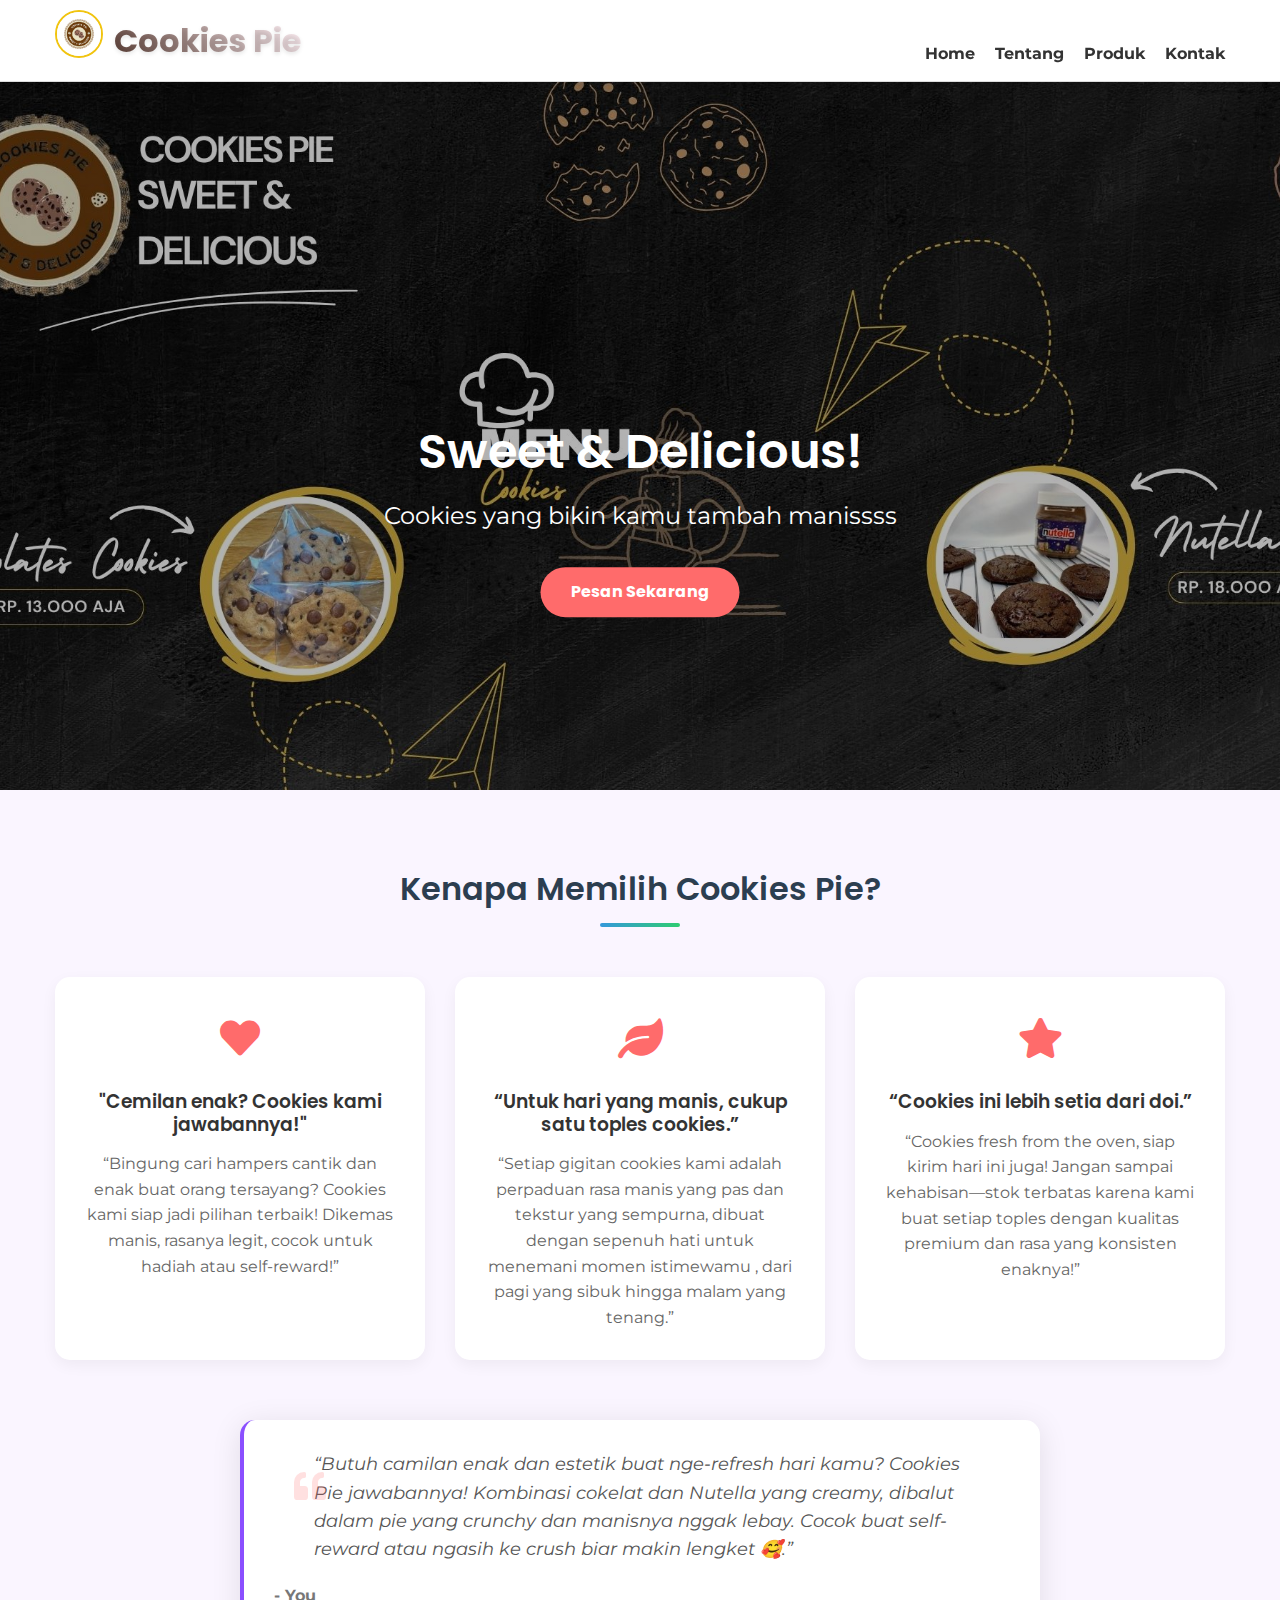
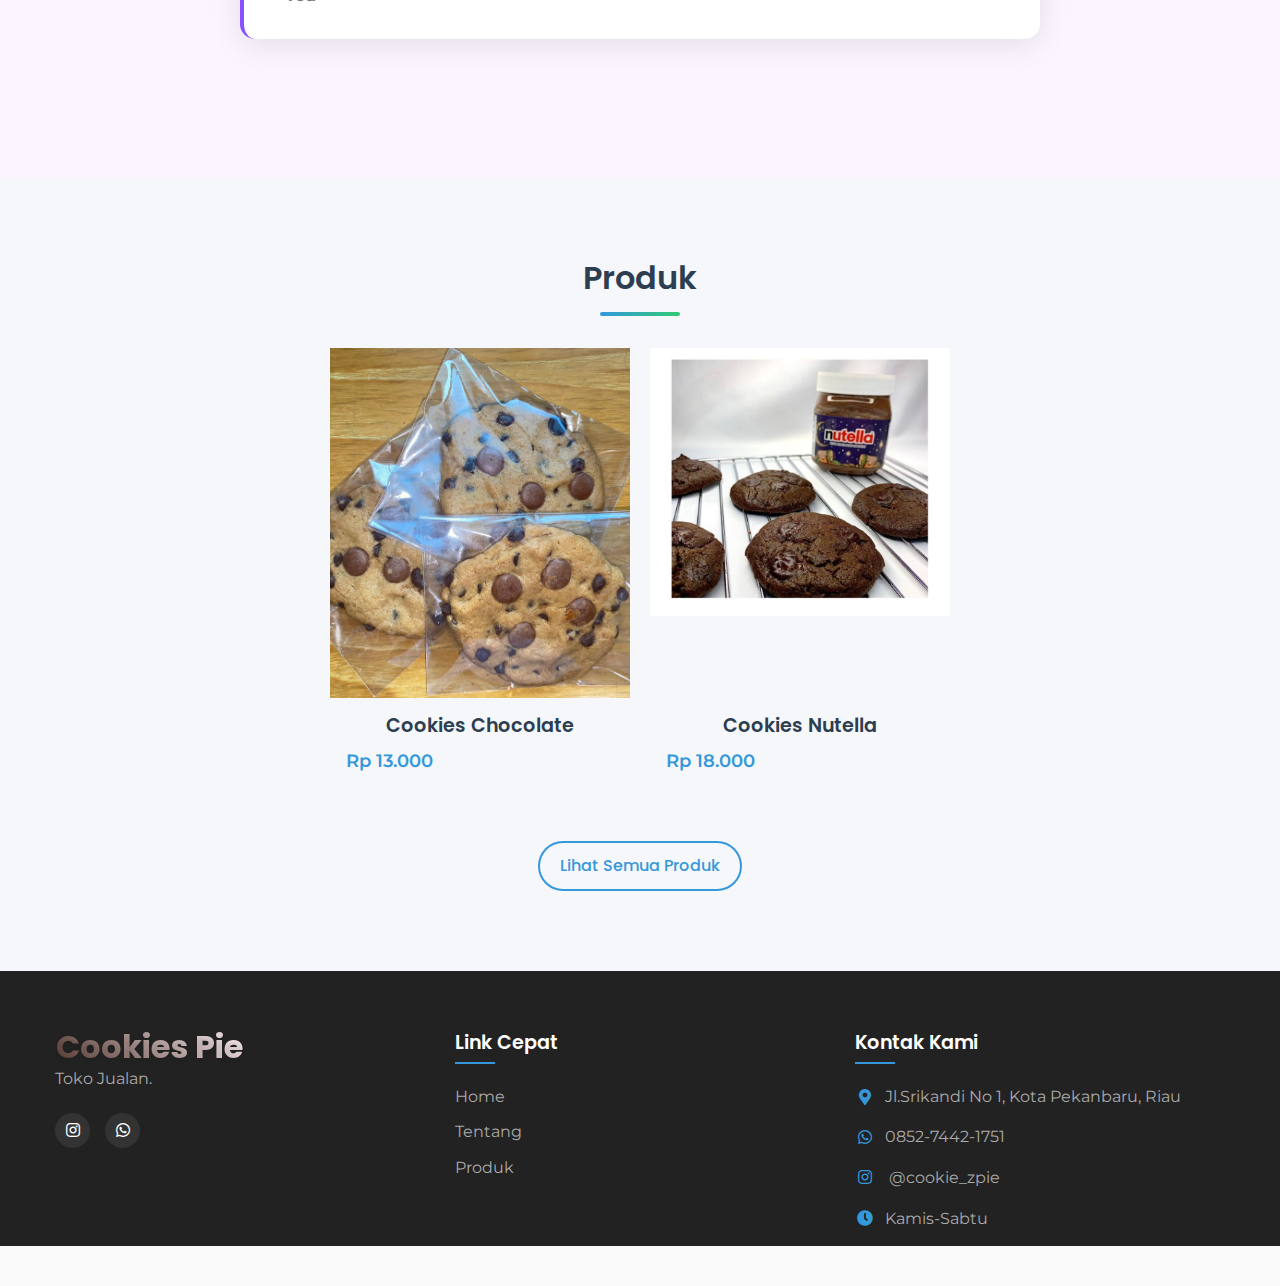
<file: index.html>
<!DOCTYPE html>
<html lang="id" id="home-kami">
<head>
    <meta charset="UTF-8">
    <meta name="viewport" content="width=device-width, initial-scale=1.0">
    <title>LumiBites</title>
    <link rel="stylesheet" href="https://cdnjs.cloudflare.com/ajax/libs/font-awesome/6.4.0/css/all.min.css">
    <link href="https://fonts.googleapis.com/css2?family=Poppins:wght@400;500;600;700&family=Montserrat:wght@300;400;500&display=swap" rel="stylesheet">
    <link rel="stylesheet" href="assets/css/style.css">
    <link rel="stylesheet" href="assets/css/tentang.css">
    <link rel="stylesheet" href="https://cdnjs.cloudflare.com/ajax/libs/font-awesome/6.5.0/css/all.min.css">
    <link rel="stylesheet" href="https://cdnjs.cloudflare.com/ajax/libs/font-awesome/5.15.4/css/all.min.css">


<style>

.hero-banner {
    width: 100%;
    height: 100vh; /* Penuh tinggi layar */
    min-height: 600px; /* Backup jika vh tidak support */
    background-size: cover; /* Pastikan gambar menutup area */
    background-position: center; /* Fokus ke tengah */
    background-repeat: no-repeat;
    position: relative;
}

html {
    scroll-behavior: smooth;
}

.hero-slide.active {
    opacity: 1;
   
}



</style>

</head>
<body>
    <!-- Header -->
   <!-- header.php -->
<header class="main-header" >
    <div class="container" style="display: flex; align-items: center; justify-content: space-between;">
        <div class="logo" >
            <a href="index.html" style="display: flex; align-items: center; text-decoration: none;">
                <span class="logo-icon">
                    <img src="assets/img/logocookies.jpg" alt="Cookies Pie Logo">
                </span>
                <span class="logo-text">Cookies Pie</span>
            </a>
        </div>

        <!-- Hamburger button (mobile only) -->
        <button class="mobile-menu-btn" id="menuToggle" style="font-size: 24px; background: none; border: none; cursor: pointer;">
            <i class="fas fa-bars"></i>
        </button>

        

        <!-- Navigation menu -->
        <nav class="main-nav" id="mobileNav">
            <ul>
                <li><a href="#home-kami">Home</a></li>
                <li><a href="#tentang-kami">Tentang</a></li>
                <li><a href="#produk-unggulan">Produk</a></li>
                <li><a href="#kontak-kami">Kontak</a></li>
            </ul>
        </nav>
    </div>


<style>

.main-nav {
    
    max-height: 0;
    transition: max-height 0.5s ease;
}

.main-nav.show {
    max-height: 300px; /* Sesuaikan berapa tinggi maksimal menu */
}


.main-nav.show {
    display: block;
}


        .logo {
            display: flex;
            align-items: center;
        }

        .logo-icon img {
            height: 48px;
            width: 48px;
            object-fit: cover;
            border-radius: 50%;
            border: 2px solid var(--accent-color, #f56a6a);
            transition: transform 0.3s ease;
        }

        .logo-text {
            margin-left: 1px; /* Jarak antara logo dan teks */
            font-family: 'Poppins', sans-serif;
            font-size: 2rem; /* Ukuran teks disesuaikan dengan gambar */
            font-weight: 700;
            background: linear-gradient(45deg, #5D4037, #fff0f5);
            -webkit-background-clip: text;
            background-clip: text;
            color: transparent;
            text-shadow: 0 2px 4px rgba(0,0,0,0.1);
            display: inline-block;
            line-height: 1;
        }

        .main-header {
            background-color: #fff;
            border-bottom: 1px solid #ddd;
            padding: 10px 0;
        }

        .main-nav ul {
            list-style: none;
            display: flex;
            gap: 20px;
            margin: 0;
            padding: 0;
        }

        .main-nav li a {
            text-decoration: none;
            color: #333;
            font-weight: bold;
        }

        .main-nav li.active a {
            color: #007bff;
        }

        .mobile-menu-btn {
            display: none;
        }

        @media (max-width: 768px) {
            .main-nav {
                display: none;
                width: 100%;
                background-color: #fff;
                position: absolute;
                top: 60px;
                left: 0;
                box-shadow: 0 4px 6px rgba(0, 0, 0, 0.1);
            }

            .main-nav ul {
                flex-direction: column;
                padding: 10px;
            }

            .main-nav.show {
                display: block;
            }

            .mobile-menu-btn {
                display: block;
            }
        }
    </style>


<script>
document.addEventListener('DOMContentLoaded', function () {
    const sections = document.querySelectorAll("section, header");
    const navLinks = document.querySelectorAll("nav ul li a");

    window.onscroll = () => {
        let current = "";

        sections.forEach(section => {
            const sectionTop = section.offsetTop;
            const sectionHeight = section.offsetHeight;
            if (scrollY >= sectionTop - 150) {
                current = section.getAttribute("id");
            }
        });

        navLinks.forEach(link => {
            link.parentElement.classList.remove("active");
            if (link.getAttribute("href") === "#" + current) {
                link.parentElement.classList.add("active");
            }

            // Tangani scroll paling atas (scrollY == 0)
            if (scrollY === 0 && link.getAttribute("href") === "#home-kami") {
                link.parentElement.classList.add("active");
            }
        });
    };
});











document.addEventListener('DOMContentLoaded', function () {
    const sections = document.querySelectorAll("section, header");
    const navLinks = document.querySelectorAll("nav ul li a");
    const menuToggle = document.getElementById("menuToggle");
    const mobileNav = document.getElementById("mobileNav");

    window.onscroll = () => {
        let current = "";

        sections.forEach(section => {
            const sectionTop = section.offsetTop;
            const sectionHeight = section.offsetHeight;
            if (scrollY >= sectionTop - 150) {
                current = section.getAttribute("id");
            }
        });

        navLinks.forEach(link => {
            link.parentElement.classList.remove("active");
            if (link.getAttribute("href") === "#" + current) {
                link.parentElement.classList.add("active");
            }

            if (scrollY === 0 && link.getAttribute("href") === "#home-kami") {
                link.parentElement.classList.add("active");
            }
        });
    };

    // Ini tambahan untuk hamburger menu
    menuToggle.addEventListener('click', function () {
        mobileNav.classList.toggle('show');
    });
});

</script>




</header>





   <!-- Hero Section -->
<section class="hero">
    <div class="hero-slider">
        <!-- Slide 1 - Promo Utama -->
        <div class="hero-slide active" 
             style="background-image: linear-gradient(rgba(0,0,0,0.3), rgba(0,0,0,0.3)), url('assets/img/bannerwebjpg.jpg');">
            <div class="container">
                <div class="hero-content">
                    <h1>Sweet & Delicious!</h1>
                    <p>Cookies yang bikin kamu tambah manissss</p>
                    <a href="products.html" class="btn btn-primary">Pesan Sekarang</a>
                </div>
            </div>
        </div>
    </div>
</section>

<style>
    /* Gaya dasar untuk desktop */
    .hero {
        position: relative;
        height: 80vh;
        min-height: 500px;
        overflow: hidden;
    }
    
    .hero-slide {
        position: absolute;
        width: 100%;
        height: 100%;
        background-size: cover;
        background-position: center;
        display: flex;
        align-items: center;
    }
    
    .hero-content {
  position: absolute;
  top: 50%;
  left: 50%;
  transform: translate(-50%, -50%);
  text-align: center;
  color: white;
  padding: 20px;
}
    

/* Responsif untuk Mobile */
@media (max-width: 768px) {
  .hero-slide {
    height: 80vh; /* Lebih pendek di mobile */
    background-attachment: scroll; /* Hindari parallax di mobile */
  }
  
  .hero-content h1 {
    font-size: 2rem; /* Judul lebih kecil */
  }
}

/* Efek Interaktif Saat Scroll */
.hero-slide.scrolled {
  transform: scale(0.98); /* Sedikit zoom out saat scroll */
}
    .hero-content h1 {
        font-size: 3rem;
        margin-bottom: 1rem;
    }
    
    .hero-content p {
        font-size: 1.5rem;
        margin-bottom: 2rem;
    }
    
   .btn-primary {
  background: #ff6b6b;
  color: white;
  padding: 12px 30px;
  border-radius: 50px;
  text-decoration: none;
  font-weight: bold;
  transition: all 0.3s ease;
}

.btn-primary:hover {
  background: #ff5252;
  transform: scale(1.05); /* Efek hover interaktif */
}

    
    /* Media query untuk perangkat mobile */

    
    
</style>

    <!-- Tentang Kami Section -->
<section class="about-section" id="tentang-kami">
    <div class="container">
        <h2 class="section-title">Kenapa Memilih Cookies Pie?</h2>
        
        <div class="about-grid">
            <!-- Card 1 - Filosofi -->
            <div class="about-card">
                <div class="about-icon">
                    <i class="fas fa-heart"></i>
                </div>
                <h3>"Cemilan enak? Cookies kami jawabannya!"</h3>
                <p>“Bingung cari hampers cantik dan enak buat orang tersayang? Cookies kami siap jadi pilihan terbaik! Dikemas manis, rasanya legit, cocok untuk hadiah atau self-reward!”</p>
            </div>

            <!-- Card 2 - Bahan -->
            <div class="about-card">
                <div class="about-icon">
                    <i class="fas fa-leaf"></i>
                </div>
                <h3>“Untuk hari yang manis, cukup satu toples cookies.”</h3>
                <p>“Setiap gigitan cookies kami adalah perpaduan rasa manis yang pas dan tekstur yang sempurna, dibuat dengan sepenuh hati untuk menemani momen istimewamu , dari pagi yang sibuk hingga malam yang tenang.”</p>
            </div>

            <!-- Card 3 - Keunikan -->
            <div class="about-card">
                <div class="about-icon">
                    <i class="fas fa-star"></i>
                </div>
                <h3>“Cookies ini lebih setia dari doi.”</h3>
                <p>“Cookies fresh from the oven, siap kirim hari ini juga! Jangan sampai kehabisan—stok terbatas karena kami buat setiap toples dengan kualitas premium dan rasa yang konsisten enaknya!”</p>
            </div>
        </div>

        <!-- Testimoni -->
        <div class="testimonial">
            <div class="testimonial-content">
                <i class="fas fa-quote-left quote-icon"></i>
                <p>“Butuh camilan enak dan estetik buat nge-refresh hari kamu? Cookies Pie jawabannya! Kombinasi cokelat dan Nutella yang creamy, dibalut dalam pie yang crunchy dan manisnya nggak lebay. Cocok buat self-reward atau ngasih ke crush biar makin lengket 🥰.”</p>
                <div class="testimonial-author">
                    <strong>- You</strong>
                </div>
            </div>
        </div>

       
    </div>
</section>

<style>
    .products-grid {
        display: flex;
        flex-wrap: wrap;
        justify-content: center;
        gap: 20px;
    }

    .product-card {
        width: 300px; /* atau atur sesuai kebutuhan */
        height:auto ;
        text-align: center;
    }

    .product-card .image{
       width: 300px;
       height: auto;
    }
</style>

    <!-- Produk Unggulan Section -->
    <section class="featured-products" id="produk-unggulan">
        <div class="container">
            <h2 class="section-title">Produk</h2>
            <div class="products-grid">
               
                
                
                <div class="product-card">
                    <a href="product-detail1.html" class="product-link">
                        
                        <div class="product-thumb">
                            <img src="assets/img/chocolate.jpg" alt="Cookies Chocolate" >
                            <div class="product-actions">
                                <button class="quick-view" type="button"><i class="fas fa-eye"></i></button>
                                <button class="add-to-wishlist" type="button"><i class="far fa-heart"></i></button>
                            </div>
                        </div>
                        <div class="product-info">
                            <h3 class="product-title">Cookies Chocolate</h3>
                            <div class="product-price">
                                <span class="current-price">Rp 13.000</span>
                               
                            </div>
                            
                        </div>
                    </a>
                   
                </div>
                
               
                <div class="product-card" >
                    <a href="product-detail2.html" class="product-link">
                        <div class="product-thumb">
                            <img src="assets/img/nutella.jpg" alt="Cookies Nutella" class="image">
                            <div class="product-actions">
                                <button class="quick-view" type="button"><i class="fas fa-eye"></i></button>
                                <button class="add-to-wishlist" type="button"><i class="far fa-heart"></i></button>
                            </div>
                        </div>
                        <div class="product-info">
                            <h3 class="product-title">Cookies Nutella</h3>
                            <div class="product-price">
                                <span class="current-price">Rp 18.000</span>
                               
                            </div>
                            
                        </div>
                    </a>
                   
                </div>
                
                
            </div>
            
            <div class="section-footer">
                <a href="products.html" class="btn btn-outline">Lihat Semua Produk</a>
            </div>
        </div>
    </section>

   
<!-- Footer -->
<footer class="main-footer" id="kontak-kami">
    <div class="container">
        <div class="footer-grid">
            <div class="footer-col footer-about">
                <div class="footer-logo">
                    <a href="index.html">
                        <!-- <span class="logo-icon"><i class="fas fa-store-alt"></i></span> -->
                        <span class="logo-text">Cookies Pie</span>
                    </a>
                </div>
                <p>Toko Jualan.</p>
                <div class="footer-social">
                    <!-- <a href="#"><i class="fab fa-facebook-f"></i></a> -->
                    <a href="https://www.instagram.com/cookie_zpie?igsh=MTU3eDJ5Y2dtZjRhaA=="><i class="fab fa-instagram"></i></a>
                    <a href="https://wa.me/6285274421751" target="_blank"><i class="fab fa-whatsapp"></i></a>

                </div>
            </div>
            
            <div class="footer-col footer-links">
                <h3>Link Cepat</h3>
                <ul>
                <li><a href="#home-kami">Home</a></li>
            <li><a href="#tentang-kami">Tentang</a></li>
            <li><a href="#produk-unggulan">Produk</a></li>
                    
                </ul>
            </div>
            
            
            
            <div class="footer-col footer-contact">
                <h3>Kontak Kami</h3>
                <ul>
                    <li><i class="fas fa-map-marker-alt"></i> Jl.Srikandi No 1, Kota Pekanbaru, Riau</li>
                    <li><i class="fab fa-whatsapp"></i> 0852-7442-1751</li>
                    <li>
<a href="https://www.instagram.com/cookie_zpie?igsh=MTU3eDJ5Y2dtZjRhaA==" target="_blank" style="text-decoration: none; color: inherit;">
  <i class="fab fa-instagram"></i> @cookie_zpie
</a>
</li>
                    <!-- <li><i class="fas fa-envelope"></i> info@namatoko.com</li> -->
                    <li><i class="fas fa-clock"></i> Kamis-Sabtu</li>
                </ul>
            </div>
        </div>
        
        
    </div>
</footer>




    <style>

/* Hero Slider */
.hero-slider {
position: relative;
width: 100%;
height: 80vh;
overflow: hidden;
cursor: grab;
user-select: none;
}

.hero-slider:active {
cursor: grabbing;
}

.hero-slide {
  background-image: linear-gradient(rgba(0,0,0,0.3), rgba(0,0,0,0.3)), url('assets/img/bannerwebjpg.jpg');
  background-size: cover;
  background-position: center;
  background-repeat: no-repeat;
  width: 100%;
  height: 100vh; /* Full viewport height */
  position: relative;
  overflow: hidden;
  transition: transform 0.5s ease; /* Efek interaktif */
}

/* Dots Styling */
.hero-slider-dots {
position: absolute;
bottom: 30px;
left: 50%;
transform: translateX(-50%);
display: flex;
gap: 10px;
}

.dot {
width: 12px;
height: 12px;
border-radius: 50%;
background-color: rgba(255,255,255,0.5);
cursor: pointer;
transition: all 0.3s ease;
}

.dot.active {
background-color: white;
transform: scale(1.2);
}

/* Touch Friendly Controls */
.hero-slider-controls button {
background: rgba(255,255,255,0.2);
border: none;
color: white;
width: 50px;
height: 50px;
border-radius: 50%;
font-size: 1.2rem;
cursor: pointer;
transition: all 0.3s ease;
position: absolute;
top: 50%;
transform: translateY(-50%);
}

.hero-slider-controls button:hover {
background: rgba(255,255,255,0.4);
}

.slider-prev { left: 20px; }
.slider-next { right: 20px; }


    </style>


<script>

// Efek Scale Halus Saat Scroll
window.addEventListener('scroll', () => {
  const hero = document.querySelector('.hero-slide');
  const scrollPosition = window.scrollY;
  
  if (scrollPosition > 50) {
    hero.classList.add('scrolled');
  } else {
    hero.classList.remove('scrolled');
  }
});

// Touch Interaction untuk Mobile (Swipe)
let touchStartX = 0;
const hero = document.querySelector('.hero-slide');

hero.addEventListener('touchstart', (e) => {
  touchStartX = e.changedTouches[0].screenX;
});

hero.addEventListener('touchend', (e) => {
  const touchEndX = e.changedTouches[0].screenX;
  if (touchEndX < touchStartX) {
    // Swipe kiri -> Redirect ke produk
    window.location.href = 'products.html';
  }
});

</script>


<script src="assets/js/main.js"></script>
    
</body>
</html>
</file>
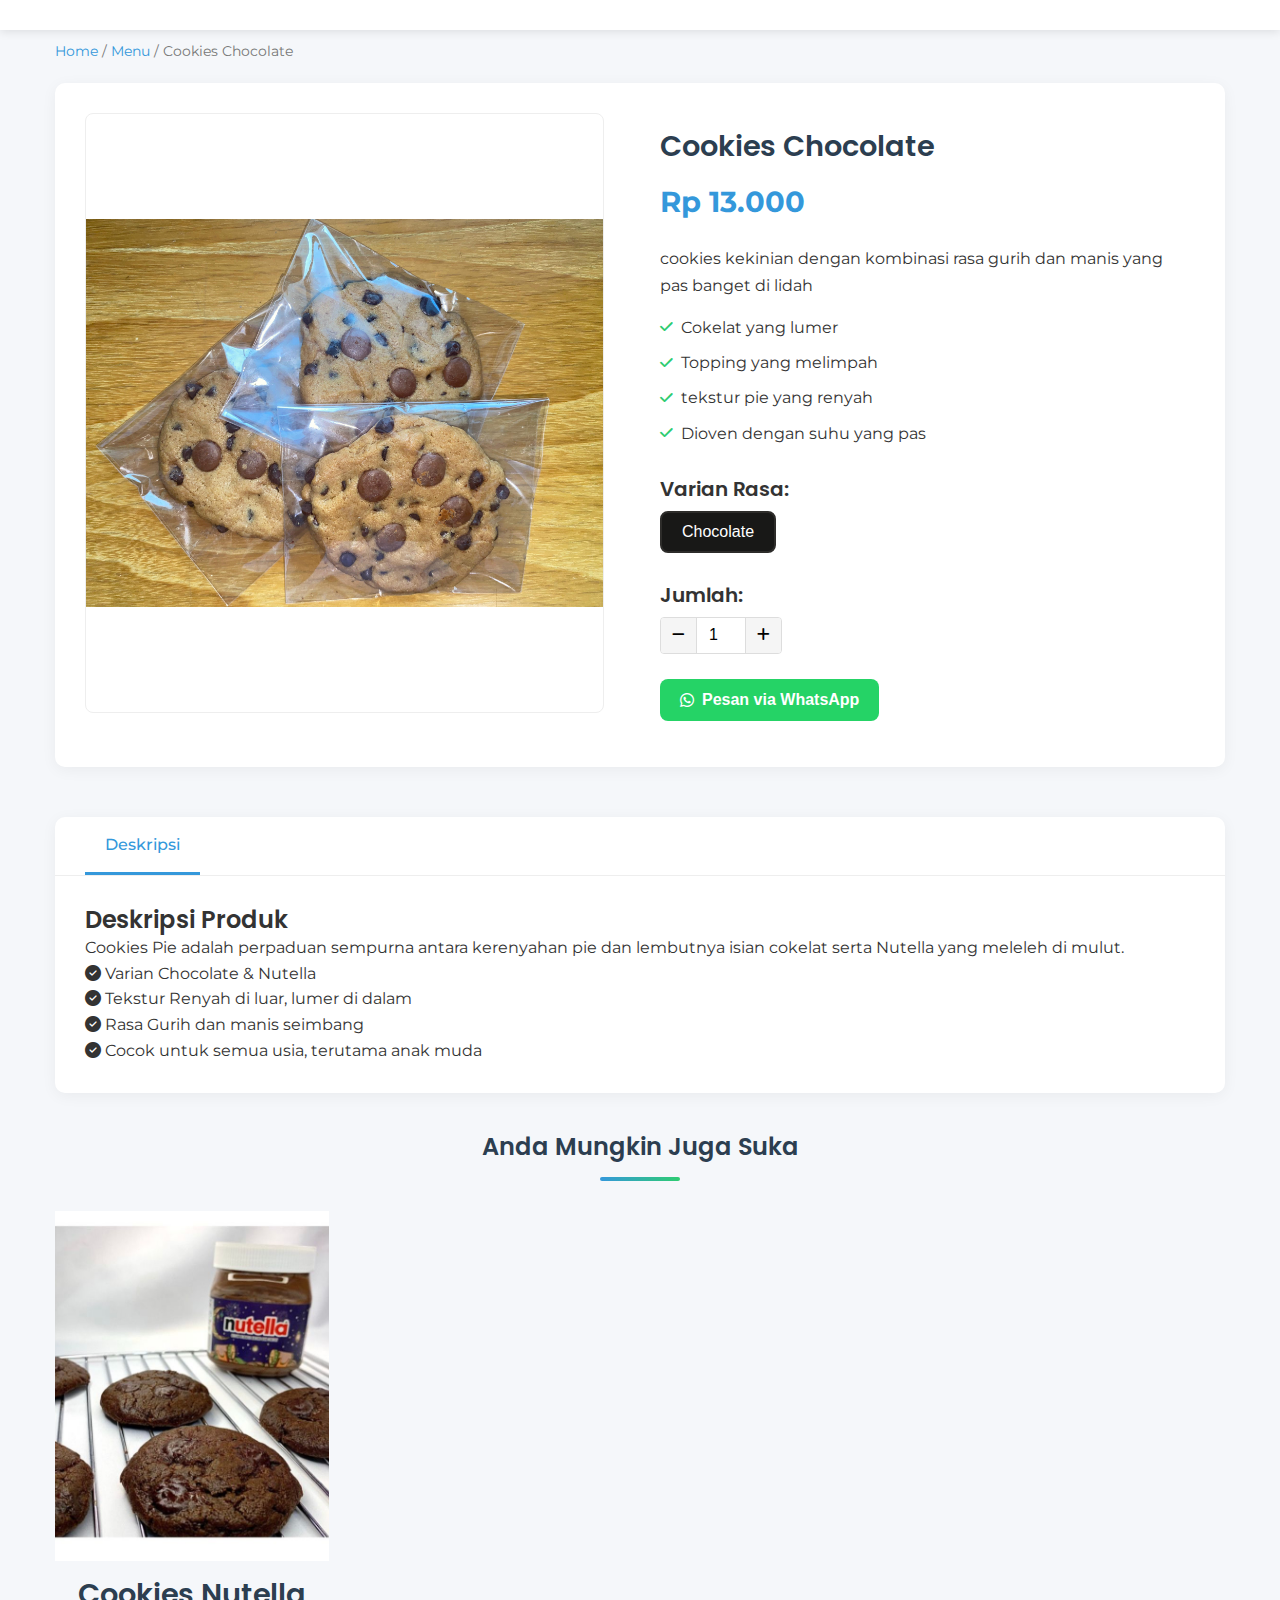
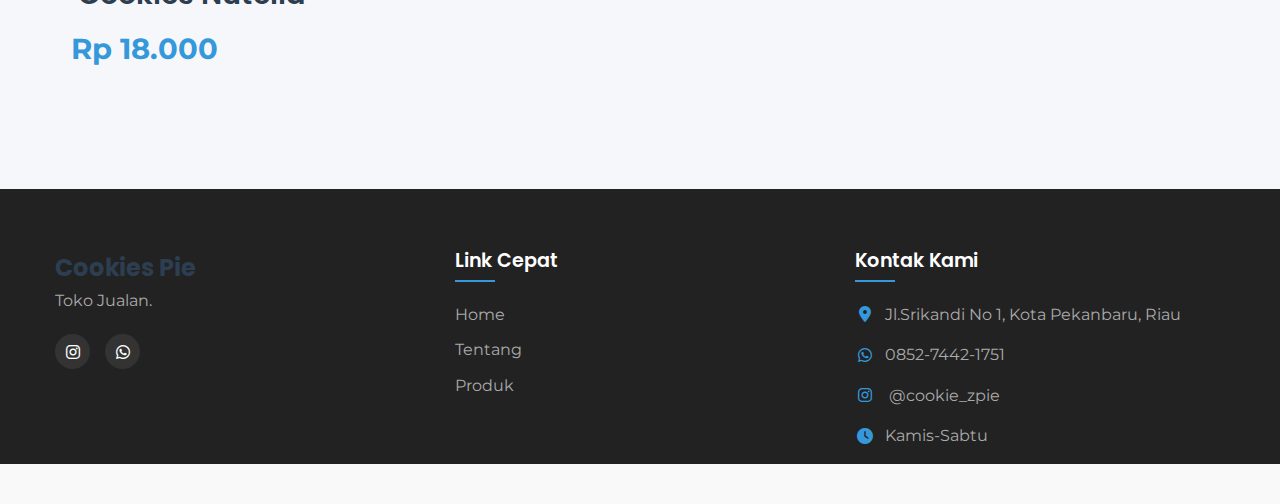
<file: product-detail1.html>
<!DOCTYPE html>
<html lang="id">
<head>
    <meta charset="UTF-8">
    <meta name="viewport" content="width=device-width, initial-scale=1.0">
    <title>Donut Tiramisu - LumiBites</title>
    <link rel="stylesheet" href="https://cdnjs.cloudflare.com/ajax/libs/font-awesome/6.4.0/css/all.min.css">
    <link href="https://fonts.googleapis.com/css2?family=Poppins:wght@400;500;600;700&family=Montserrat:wght@300;400;500&display=swap" rel="stylesheet">
    <link rel="stylesheet" href="assets/css/style.css">
    <link rel="stylesheet" href="assets/css/product-detail.css">
    <style>
        .btn-wa {
            background-color: #25D366;
            color: white;
            padding: 12px 20px;
            border: none;
            border-radius: 8px;
            font-weight: 600;
            font-size: 16px;
            cursor: pointer;
            display: inline-flex;
            align-items: center;
            gap: 8px;
        }
        .btn-wa:hover {
            background-color: #20b955;
        }

        .variation {
            margin-top: 30px;
        }

        .variation h3 {
            font-size: 20px;
            margin-bottom: 10px;
            color: #333;
        }

        .flavor-options {
            display: flex;
            flex-wrap: wrap;
            gap: 10px;
        }

        .flavor-option {
            padding: 10px 20px;
            border: 2px solid #ddd;
            background-color: #fff;
            color: #333;
            font-size: 16px;
            border-radius: 8px;
            cursor: pointer;
            transition: all 0.3s ease;
        }

        .flavor-option:hover {
            border-color: #ff8a00;
            background-color: #fff6e5;
            color: #ff8a00;
        }

        .flavor-option.active {
            background-color: #181817;
            border-color: #2d2c2a;
            color: #fff;
        }

        .main-image .imge {
            width: 500;
            height: 500px;
        }

        .main-image {
            width: 600;
            height: 600px;
        }

        .product-card {
            width: auto;
            height: auto;
            flex-direction: column;
            border-radius: 10px;
            text-align: center;
        }
    </style>
</head>
<body>


   


    
    <!-- Header -->
    <header class="main-header">
        <!-- Isi header sama seperti sebelumnya -->
    </header>

    <main class="product-detail-page">
        <div class="container">
            <div class="breadcrumb">
                <a href="index.html">Home</a> / 
                <a href="products.html">Menu</a> / 
                <span>Cookies Chocolate</span>
            </div>
            
            <div class="product-detail-container">
                <div class="product-gallery">
                    <div class="main-image">
                        <img src="assets/img/chocolate.jpg" alt="Cookies Chocolate" id="main-product-image">
                    </div>
                    
                </div>
                
                <div class="product-info">
                    <h1 class="product-title">Cookies Chocolate</h1>
                    
                  
                    
                    <div class="product-price">
                        <span class="current-price">Rp 13.000</span>
                        
                    </div>
                    
                    <div class="product-description">
                        <p>cookies kekinian dengan kombinasi rasa gurih dan manis yang pas banget di lidah</p>
                        <ul class="features-list">
                            <li><i class="fas fa-check"></i> Cokelat yang lumer</li>
                            <li><i class="fas fa-check"></i> Topping yang melimpah</li>
                            <li><i class="fas fa-check"></i> tekstur pie yang renyah </li>
                            <li><i class="fas fa-check"></i> Dioven dengan suhu yang pas</li>
                        </ul>
                    </div>
                    
                    <div class="product-variations">
                        <div class="variation">
                            <h3>Varian Rasa:</h3>
                            <div class="flavor-options">
                                <button class="flavor-option active" data-flavor="Tiramisu">Chocolate</button>
                                
                            </div>
                        </div>
                        
                        <div class="variation">
                            <h3>Jumlah:</h3>
                            <div class="quantity-selector">
                                <button class="quantity-btn minus" type="button"><i class="fas fa-minus"></i></button>
                                <input type="number" id="qty" value="1" min="1" max="12">
                                <button class="quantity-btn plus" type="button"><i class="fas fa-plus"></i></button>
                            </div>
                        </div>
                    </div>
    
                    
    
                    <div style="margin-top: 20px;">
                        <button class="btn-wa" onclick="sendToWhatsApp()">
                            <i class="fab fa-whatsapp"></i> Pesan via WhatsApp
                        </button>
                    </div>
                    
                   
                </div>
            </div>
            
            <div class="product-tabs">
                <ul class="tab-nav">
                    <li class="active" data-tab="description">Deskripsi</li>
                    
                </ul>
                
                <div class="tab-content active" id="description">
                    <h2>Deskripsi Produk</h2>
                    <p>Cookies Pie adalah perpaduan sempurna antara kerenyahan pie dan lembutnya isian cokelat serta Nutella yang meleleh di mulut.</p>
                    <ul>
                        <li><i class="fas fa-check-circle"></i> Varian Chocolate & Nutella</li>
                        <li><i class="fas fa-check-circle"></i> Tekstur Renyah di luar, lumer di dalam</li>
                        <li><i class="fas fa-check-circle"></i> Rasa Gurih dan manis seimbang</li>
                        <li><i class="fas fa-check-circle"></i> Cocok untuk semua usia, terutama anak muda</li>
                    </ul>
                    
                </div>
                
                
                    
                    
                </div>
            
            
            <section class="related-products">
                <h2 class="section-title">Anda Mungkin Juga Suka</h2>
                <div class="products-grid">
                   
                <div class="product-card">
                    <a href="product-detail2.html" class="product-link">
                        <div class="product-thumb">
                            <img src="assets/img/nutella.jpg" alt="Cookies Nutella">
                            <div class="product-actions">
                                <button class="quick-view" type="button"><i class="fas fa-eye"></i></button>
                                <button class="add-to-wishlist" type="button"><i class="far fa-heart"></i></button>
                            </div>
                        </div>
                        <div class="product-info">
                            <h3 class="product-title">Cookies Nutella</h3>
                            <div class="product-price">
                                <span class="current-price">Rp 18.000</span>
                                
                            </div>
                            
                        </div>
                    </a>
                    
                </div>

               
                </div>
                
            </section>
        </div>
    </main>

    

    <!-- Footer -->
    <footer class="main-footer" id="kontak-kami">
        <div class="container">
            <div class="footer-grid">
                <div class="footer-col footer-about">
                    <div class="footer-logo">
                        <a href="index.html">
                            <!-- <span class="logo-icon"><i class="fas fa-store-alt"></i></span> -->
                            <span class="logo-text">Cookies Pie</span>
                        </a>
                    </div>
                    <p>Toko Jualan.</p>
                    <div class="footer-social">
                        <!-- <a href="#"><i class="fab fa-facebook-f"></i></a> -->
                        <a href="https://www.instagram.com/cookie_zpie?igsh=MTU3eDJ5Y2dtZjRhaA=="><i class="fab fa-instagram"></i></a>
                        <a href="https://wa.me/6285274421751" target="_blank"><i class="fab fa-whatsapp"></i></a>
    
                    </div>
                </div>
                
                <div class="footer-col footer-links">
                    <h3>Link Cepat</h3>
                    <ul>
                        <li><a href="index.html#home-kami">Home</a></li>
                        <li><a href="index.html#tentang-kami">Tentang</a></li>
                    <li><a href="index.html#produk-unggulan">Produk</a></li>
                        
                    </ul>
                </div>
                
                
                
                <div class="footer-col footer-contact">
                    <h3>Kontak Kami</h3>
                    <ul>
                        <li><i class="fas fa-map-marker-alt"></i> Jl.Srikandi No 1, Kota Pekanbaru, Riau</li>
                        <li><i class="fab fa-whatsapp"></i> 0852-7442-1751</li>
                        <li>
    <a href="https://www.instagram.com/cookie_zpie?igsh=MTU3eDJ5Y2dtZjRhaA==" target="_blank" style="text-decoration: none; color: inherit;">
      <i class="fab fa-instagram"></i> @cookie_zpie
    </a>
    </li>
                        <!-- <li><i class="fas fa-envelope"></i> info@namatoko.com</li> -->
                        <li><i class="fas fa-clock"></i> Kamis-Sabtu</li>
                    </ul>
                </div>
            </div>
            
           
        </div>
    </footer>

    <script src="assets/js/main.js"></script>
    <script src="assets/js/product-detail.js"></script>


    <script>
        // Quantity adjustment
        document.querySelector('.plus').addEventListener('click', () => {
            let qty = document.getElementById('qty');
            if (parseInt(qty.value) < 12) qty.value = parseInt(qty.value) + 0;
        });
    
        document.querySelector('.minus').addEventListener('click', () => {
            let qty = document.getElementById('qty');
            if (parseInt(qty.value) > 1) qty.value = parseInt(qty.value) - 0;
        });
    
        // Rasa selection
        document.querySelectorAll('.flavor-option').forEach(btn => {
            btn.addEventListener('click', function () {
                document.querySelectorAll('.flavor-option').forEach(b => b.classList.remove('active'));
                this.classList.add('active');
            });
        });
    
        // WhatsApp Order Function
        function sendToWhatsApp() {
            const jumlah = document.getElementById('qty').value;
            const rasa = document.querySelector('.flavor-option.active').getAttribute('data-flavor');
            const hargaPerItem = 13000;
            const total = jumlah * hargaPerItem;
            const phone = "6285274421751" ; // ← Ganti dengan nomor WA tujuan
    
            const message = `Halo! Saya ingin memesan Cookies Pie.\nVarian: ${rasa}\nJumlah: ${jumlah}\nTotal: Rp ${total.toLocaleString('id-ID')}`;
            const url = `https://wa.me/${phone}?text=${encodeURIComponent(message)}`;
    
            window.open(url, '_blank');
        }
    </script>
</body>
</html>
</file>
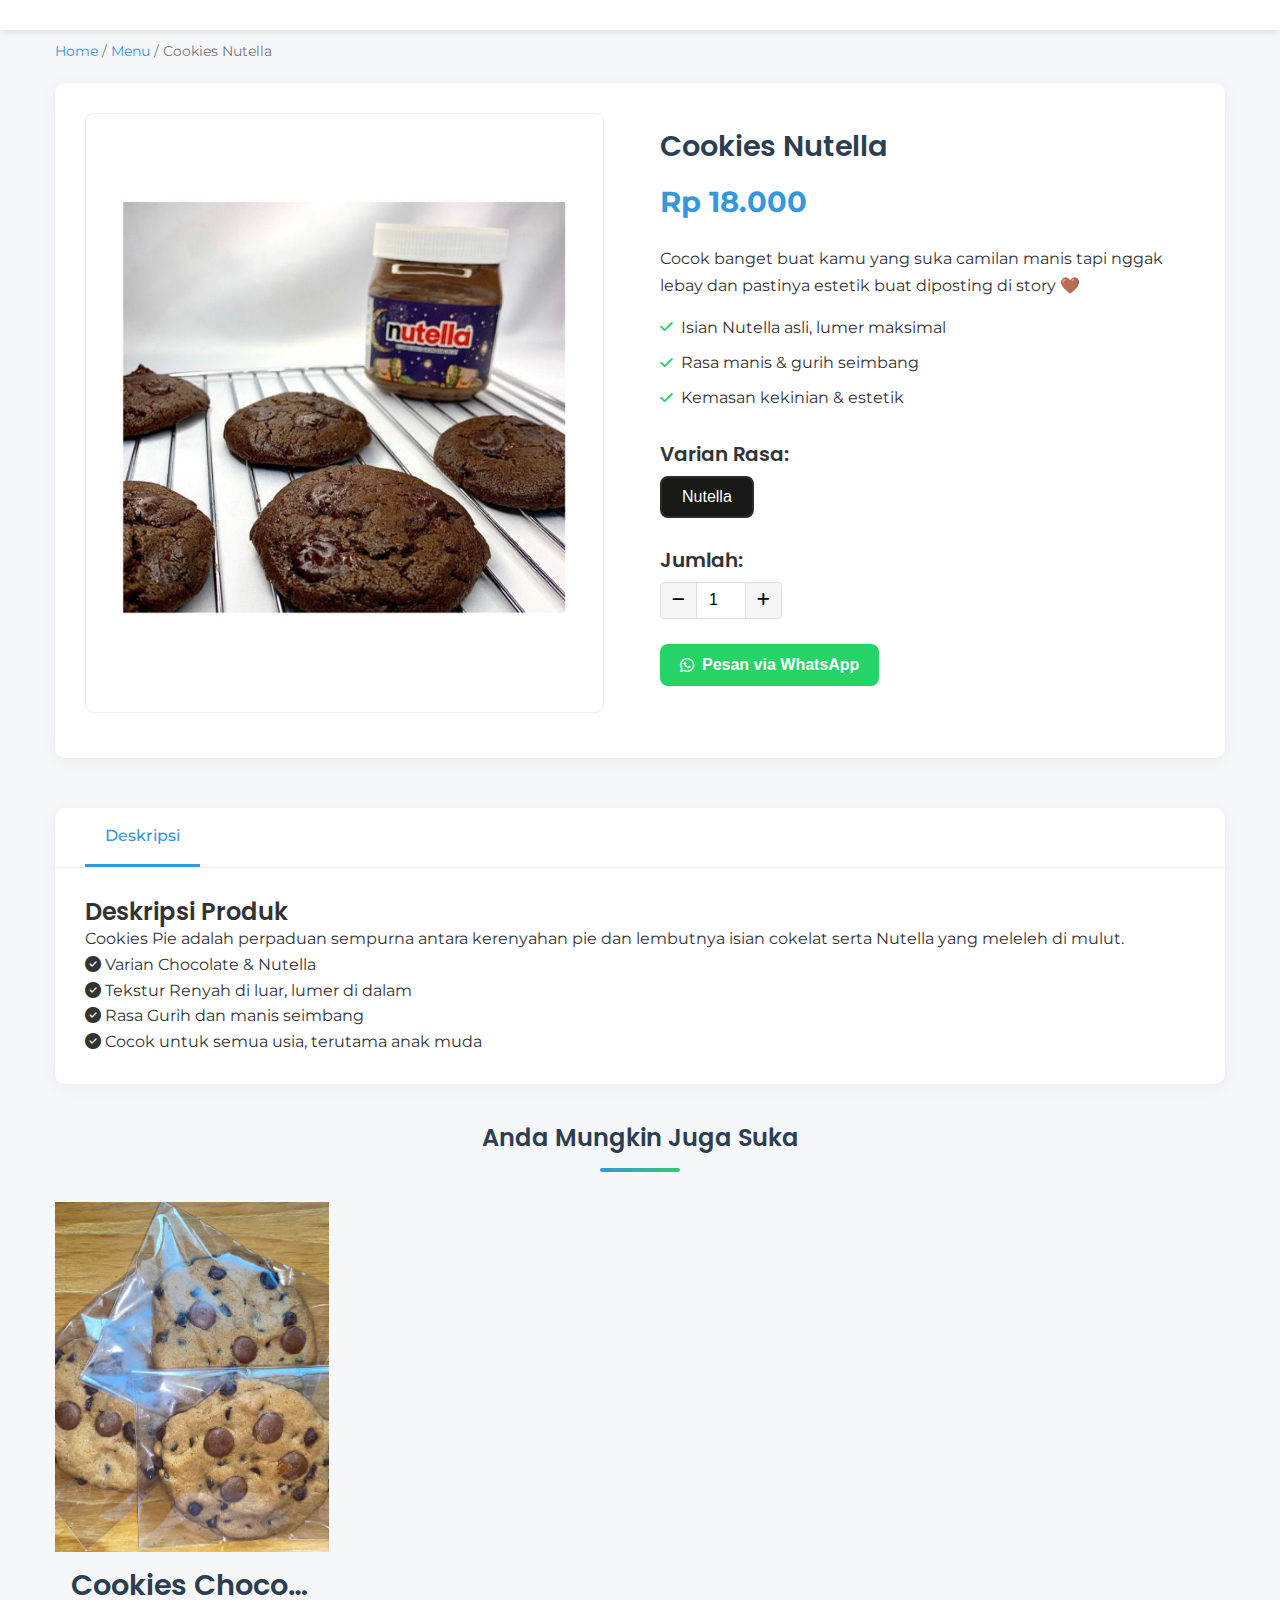
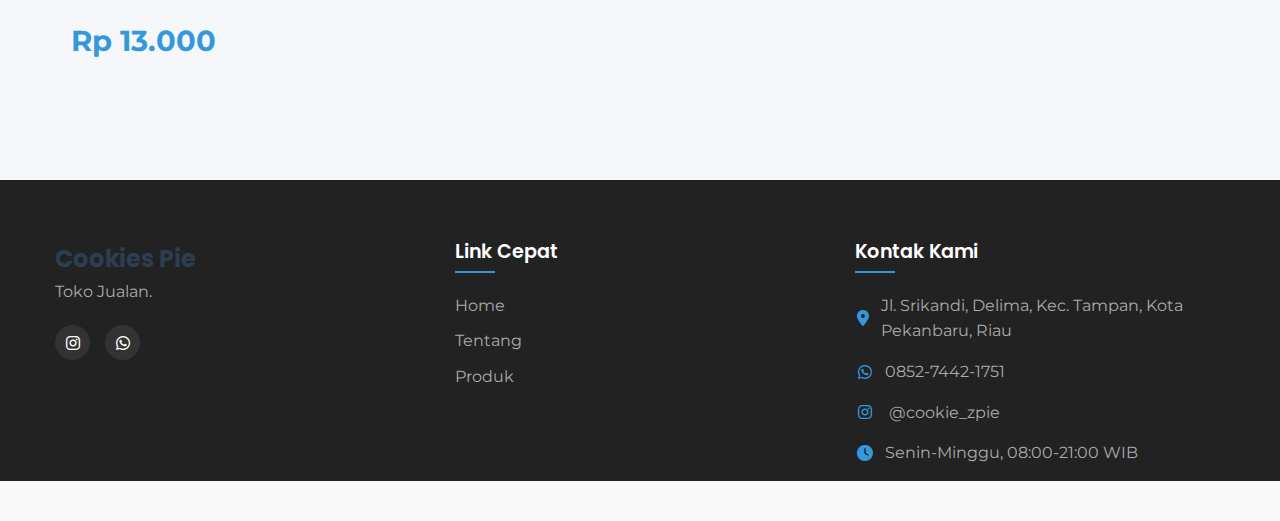
<file: product-detail2.html>
<!DOCTYPE html>
<html lang="id">
<head>
    <meta charset="UTF-8">
    <meta name="viewport" content="width=device-width, initial-scale=1.0">
    <title>Cookies Nutella-Cookies Pie</title>
    <link rel="stylesheet" href="https://cdnjs.cloudflare.com/ajax/libs/font-awesome/6.4.0/css/all.min.css">
    <link href="https://fonts.googleapis.com/css2?family=Poppins:wght@400;500;600;700&family=Montserrat:wght@300;400;500&display=swap" rel="stylesheet">
    <link rel="stylesheet" href="assets/css/style.css">
    <link rel="stylesheet" href="assets/css/product-detail.css">
    <style>
        .btn-wa {
            background-color: #25D366;
            color: white;
            padding: 12px 20px;
            border: none;
            border-radius: 8px;
            font-weight: 600;
            font-size: 16px;
            cursor: pointer;
            display: inline-flex;
            align-items: center;
            gap: 8px;
        }
        .btn-wa:hover {
            background-color: #20b955;
        }

        .variation {
            margin-top: 30px;
          }
          
          .variation h3 {
            font-size: 20px;
            margin-bottom: 10px;
            color: #333;
          }
          
          .flavor-options {
            display: flex;
            flex-wrap: wrap;
            gap: 10px;
          }
          
          .flavor-option {
            padding: 10px 20px;
            border: 2px solid #ddd;
            background-color: #fff;
            color: #333;
            font-size: 16px;
            border-radius: 8px;
            cursor: pointer;
            transition: all 0.3s ease;
          }
          
          .flavor-option:hover {
            border-color: #ff8a00;
            background-color: #fff6e5;
            color: #ff8a00;
          }
          
          .flavor-option.active {
            background-color: #181817;
            border-color: #2d2c2a;
            color: #fff;
          }
          .main-image .imge{
            width: 500px;
            height: 500px;

        }

        .main-image{
            width: 600;
            height: 600px;
        }
        .product-card {
            width:auto; /* atau atur sesuai kebutuhan */
            height:auto ;
            flex-direction: column;
            border-radius: 10px;
            text-align: center;
        }
          
    </style>
</head>
<body>


   


    
    <!-- Header -->
    <header class="main-header">
        <!-- Isi header sama seperti sebelumnya -->
    </header>

    <main class="product-detail-page">
        <div class="container">
            <div class="breadcrumb">
                <a href="index.html">Home</a> / 
                <a href="products.html">Menu</a> / 
                <span>Cookies Nutella</span>
            </div>
            
            <div class="product-detail-container">
                <div class="product-gallery">
                    <div class="main-image">
                        <img src="assets/img/nutella.jpg" alt="Cookies Nutella" id="main-product-image">
                    </div>
                   
                </div>
                
                <div class="product-info">
                    <h1 class="product-title">Cookies Nutella</h1>
                    
                    
                    
                    <div class="product-price">
                        <span class="current-price">Rp 18.000</span>
                        
                    </div>
                    
                    <div class="product-description">
                        <p>Cocok banget buat kamu yang suka camilan manis tapi nggak lebay dan pastinya estetik buat diposting di story 🤎</p>
                        <ul class="features-list">
                            <li><i class="fas fa-check"></i> Isian Nutella asli, lumer maksimal</li>
                            <li><i class="fas fa-check"></i> Rasa manis & gurih seimbang</li>
                            <li><i class="fas fa-check"></i> Kemasan kekinian & estetik</li>
                        </ul>
                    </div>
                    
                    <div class="product-variations">
                        <div class="variation">
                            <h3>Varian Rasa:</h3>
                            <div class="flavor-options">
                                <button class="flavor-option active" data-flavor="Nutella">Nutella</button>
                                
                            </div>
                        </div>
                        
                        <div class="variation">
                            <h3>Jumlah:</h3>
                            <div class="quantity-selector">
                                <button class="quantity-btn minus" type="button"><i class="fas fa-minus"></i></button>
                                <input type="number" id="qty" value="1" min="1" max="12">
                                <button class="quantity-btn plus" type="button"><i class="fas fa-plus"></i></button>
                            </div>
                        </div>
                    </div>
    
                  
    
                    <div style="margin-top: 20px;">
                        <button class="btn-wa" onclick="sendToWhatsApp()">
                            <i class="fab fa-whatsapp"></i> Pesan via WhatsApp
                        </button>
                    </div>
                    
                   
                </div>
            </div>
            
            <div class="product-tabs">
                <ul class="tab-nav">
                    <li class="active" data-tab="description">Deskripsi</li>
                   
                </ul>
                
                <div class="tab-content active" id="description">
                    <h2>Deskripsi Produk</h2>
                    Cookies Pie adalah perpaduan sempurna antara kerenyahan pie dan lembutnya isian cokelat serta Nutella yang meleleh di mulut.
                    <ul class="product-features">
                        <li><i class="fas fa-check-circle"></i> Varian Chocolate & Nutella</li>
                        <li><i class="fas fa-check-circle"></i> Tekstur Renyah di luar, lumer di dalam</li>
                        <li><i class="fas fa-check-circle"></i> Rasa Gurih dan manis seimbang</li>
                        <li><i class="fas fa-check-circle"></i> Cocok untuk semua usia, terutama anak muda</li>
                    </ul>
                
                </div>
                
                
                
               
            </div>
            
            <section class="related-products">
                <h2 class="section-title">Anda Mungkin Juga Suka</h2>
                <div class="products-grid">
                   
                <div class="product-card">
                    <a href="product-detail1.html" class="product-link">
                        <div class="product-thumb">
                            <img src="assets/img/chocolate.jpg" alt="Cookies Chocolate">
                            <div class="product-actions">
                                <button class="quick-view" type="button"><i class="fas fa-eye"></i></button>
                                <button class="add-to-wishlist" type="button"><i class="far fa-heart"></i></button>
                            </div>
                        </div>
                        <div class="product-info">
                            <h3 class="product-title">Cookies Chocolate</h3>
                            <div class="product-price"> 
                                <span class="current-price">Rp 13.000</span>
                               
                            </div>
                            
                        </div>
                    </a>
                   
                </div>
               
                </div>
            </section>
        </div>
    </main>

    

    <!-- Footer -->
    <footer class="main-footer" id="kontak-kami">
        <div class="container">
            <div class="footer-grid">
                <div class="footer-col footer-about">
                    <div class="footer-logo">
                        <a href="index.html">
                            <!-- <span class="logo-icon"><i class="fas fa-store-alt"></i></span> -->
                            <span class="logo-text">Cookies Pie</span>
                        </a>
                    </div>
                    <p>Toko Jualan.</p>
                    <div class="footer-social">
                        <!-- <a href="#"><i class="fab fa-facebook-f"></i></a> -->
                        <a href="https://www.instagram.com/cookie_zpie?igsh=MTU3eDJ5Y2dtZjRhaA=="><i class="fab fa-instagram"></i></a>
                        <a href="https://wa.me/6285274421751" target="_blank"><i class="fab fa-whatsapp"></i></a>
    
                    </div>
                </div>
                
                <div class="footer-col footer-links">
                    <h3>Link Cepat</h3>
                    <ul>
                        <li><a href="index.html#home-kami">Home</a></li>
                        <li><a href="index.html#tentang-kami">Tentang</a></li>
                    <li><a href="index.html#produk-unggulan">Produk</a></li>
                        
                    </ul>
                </div>
                
                
                
                <div class="footer-col footer-contact">
                    <h3>Kontak Kami</h3>
                    <ul>
                        <li><i class="fas fa-map-marker-alt"></i> Jl. Srikandi, Delima, Kec. Tampan, Kota Pekanbaru, Riau</li>
                        <li><i class="fab fa-whatsapp"></i>  0852-7442-1751</li>
                        <li>
    <a href="https://www.instagram.com/cookie_zpie?igsh=MTU3eDJ5Y2dtZjRhaA==" target="_blank" style="text-decoration: none; color: inherit;">
      <i class="fab fa-instagram"></i>  @cookie_zpie
    </a>
    </li>
                        <!-- <li><i class="fas fa-envelope"></i> info@namatoko.com</li> -->
                        <li><i class="fas fa-clock"></i> Senin-Minggu, 08:00-21:00 WIB</li>
                    </ul>
                </div>
            </div>
            
           
        </div>
    </footer>




    <script src="assets/js/main.js"></script>
    <script src="assets/js/product-detail.js"></script>


    <script>
        // Quantity adjustment
        document.querySelector('.plus').addEventListener('click', () => {
            let qty = document.getElementById('qty');
            if (parseInt(qty.value) < 12) qty.value = parseInt(qty.value) + 0;
        });
    
        document.querySelector('.minus').addEventListener('click', () => {
            let qty = document.getElementById('qty');
            if (parseInt(qty.value) > 1) qty.value = parseInt(qty.value) - 0;
        });
    
        // Rasa selection
        document.querySelectorAll('.flavor-option').forEach(btn => {
            btn.addEventListener('click', function () {
                document.querySelectorAll('.flavor-option').forEach(b => b.classList.remove('active'));
                this.classList.add('active');
            });
        });
    
        // WhatsApp Order Function
        function sendToWhatsApp() {
            const jumlah = document.getElementById('qty').value;
            const rasa = document.querySelector('.flavor-option.active').getAttribute('data-flavor');
            const hargaPerItem = 18000;
            const total = jumlah * hargaPerItem;
            const phone = "6285274421751"; // ← Ganti dengan nomor WA tujuan
    
            const message = `Halo! Saya ingin memesan Cookies Pie.\nVarian: ${rasa}\nJumlah: ${jumlah}\nTotal: Rp ${total.toLocaleString('id-ID')}`;
            const url = `https://wa.me/${phone}?text=${encodeURIComponent(message)}`;
    
            window.open(url, '_blank');
        }
    </script>
</body>
</html>
</file>
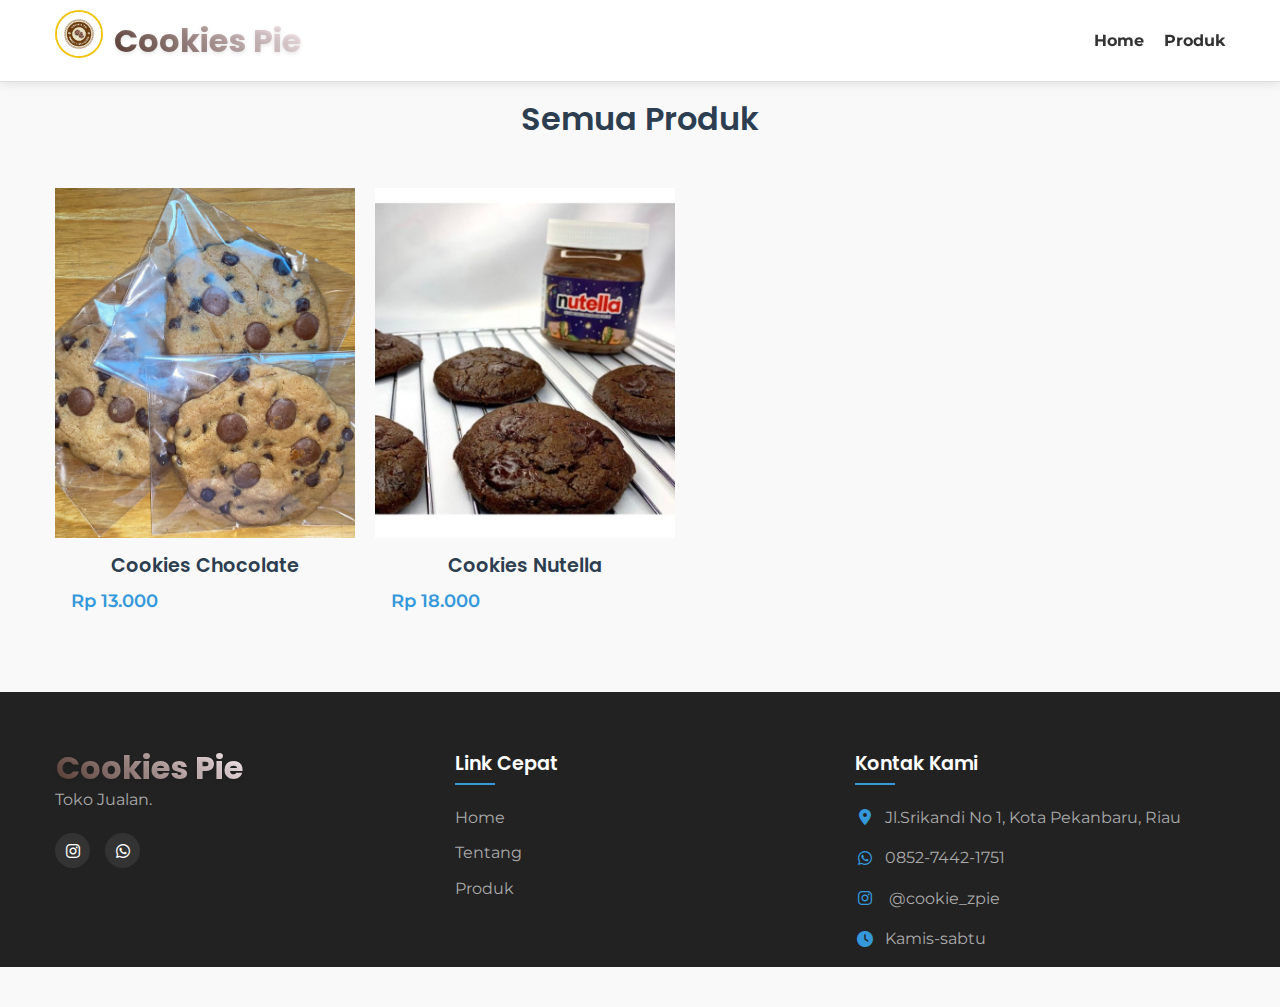
<file: products.html>
<!DOCTYPE html>
<html lang="id">
<head>
    <meta charset="UTF-8">
    <meta name="viewport" content="width=device-width, initial-scale=1.0">
    <title>Produk - Cookies Pie</title>
    <link rel="stylesheet" href="https://cdnjs.cloudflare.com/ajax/libs/font-awesome/6.4.0/css/all.min.css">
    <link href="https://fonts.googleapis.com/css2?family=Poppins:wght@400;500;600;700&family=Montserrat:wght@300;400;500&display=swap" rel="stylesheet">
    <link rel="stylesheet" href="assets/css/style.css">

    <!-- <link rel="stylesheet" href="assets/css/products.css"> -->
    <link rel="stylesheet" href="https://cdnjs.cloudflare.com/ajax/libs/font-awesome/6.5.0/css/all.min.css">
    
</head>
<!-- header.php -->
<header class="main-header" >
    <div class="container" style="display: flex; align-items: center; justify-content: space-between;">
        <div class="logo" id="home-kami">
            <a href="index.html" style="display: flex; align-items: center; text-decoration: none;">
                <span class="logo-icon">
                    <img src="assets/img/logocookies.jpg" alt="Cookies Pie Logo">
                </span>
                <span class="logo-text">Cookies Pie</span>
            </a>
        </div>

        <!-- Hamburger button (mobile only) -->
        <button class="mobile-menu-btn" id="menuToggle" style="font-size: 24px; background: none; border: none; cursor: pointer;">
            <i class="fas fa-bars"></i>
        </button>

        <!-- Navigation menu -->
        <nav class="main-nav" id="mobileNav">
            <ul>
            <li class="<?= ($page === 'home') ? 'active' : '' ?>"><a href="index.html">Home</a></li>
                <li class="<?= ($page === 'products') ? 'active' : '' ?>"><a href="products.html">Produk</a></li>
               
            </ul>
        </nav>
    </div>

    <style>

        .products-page {
            margin-bottom: 50px; /* Sesuaikan jarak */
        }
        .logo {
            display: flex;
            align-items: center;
        }

        .product-card {
        width: 300px; /* atau atur sesuai kebutuhan */
        height:auto ;
        flex-direction: column;
        border-radius: 10px;
        text-align: center;
    }
    .products-grid {
    display: flex;
    flex-wrap: wrap;
    gap: 20px; /* atur jarak antar produk */
}



    .product-card .image{
       width: 300px;
       height: auto;
    }

        .logo-icon img {
            height: 48px;
            width: 48px;
            object-fit: cover;
            border-radius: 50%;
            border: 2px solid var(--accent-color, #f56a6a);
            transition: transform 0.3s ease;
        }

        .logo-text {
            margin-left: 1px; /* Jarak antara logo dan teks */
            font-family: 'Poppins', sans-serif;
            font-size: 2rem; /* Ukuran teks disesuaikan dengan gambar */
            font-weight: 700;
            background: linear-gradient(45deg, #5D4037, #fff0f5);
            -webkit-background-clip: text;
            background-clip: text;
            color: transparent;
            text-shadow: 0 2px 4px rgba(0,0,0,0.1);
            display: inline-block;
            line-height: 1;
        }

        .main-header {
            background-color: #fff;
            border-bottom: 1px solid #ddd;
            padding: 10px 0;
        }

        .main-nav ul {
            list-style: none;
            display: flex;
            gap: 20px;
            margin: 0;
            padding: 0;
        }

        .main-nav li a {
            text-decoration: none;
            color: #333;
            font-weight: bold;
        }

        .main-nav li.active a {
            color: #007bff;
        }

        .mobile-menu-btn {
            display: none;
        }

        @media (max-width: 768px) {
            .main-nav {
                display: none;
                width: 100%;
                background-color: #fff;
                position: absolute;
                top: 60px;
                left: 0;
                box-shadow: 0 4px 6px rgba(0, 0, 0, 0.1);
            }

            .main-nav ul {
                flex-direction: column;
                padding: 10px;
            }

            .main-nav.show {
                display: block;
            }

            .mobile-menu-btn {
                display: block;
            }
        }
    </style>

    <script>
        const toggleBtn = document.getElementById('menuToggle');
        const nav = document.getElementById('mobileNav');

        toggleBtn.addEventListener('click', () => {
            nav.classList.toggle('show');
        });
    </script>



</header>
  

    <main class="products-page">
        <div class="container">
            <h1 class="page-title">Semua Produk</h1>
            
            <div class="products-grid">
                
                <div class="product-card">
                    <a href="product-detail1.html" class="product-link">
                        
                        <div class="product-thumb">
                            <img src="assets/img/chocolate.jpg" alt="Cookies Chocolate">
                            <div class="product-actions">
                                <button class="quick-view" type="button"><i class="fas fa-eye"></i></button>
                                <button class="add-to-wishlist" type="button"><i class="far fa-heart"></i></button>
                            </div>
                        </div>
                        <div class="product-info">
                            <h3 class="product-title">Cookies Chocolate</h3>
                            <div class="product-price">
                                <span class="current-price">Rp 13.000</span>
                                
                            </div>
                            
                        </div>
                    </a>
                   
                </div>
                
                
                <div class="product-card">
                    <a href="product-detail2.html" class="product-link">
                        <div class="product-thumb">
                            <img src="assets/img/nutella.jpg" alt="Cookies Nutella">
                            <div class="product-actions">
                                <button class="quick-view" type="button"><i class="fas fa-eye"></i></button>
                                <button class="add-to-wishlist" type="button"><i class="far fa-heart"></i></button>
                            </div>
                        </div>
                        <div class="product-info">
                            <h3 class="product-title">Cookies Nutella</h3>
                            <div class="product-price">
                                <span class="current-price">Rp 18.000</span>
                                
                            </div>
                            
                        </div>
                    </a>
                   
                </div>

                
                
               
            </div>
        </div>
    </main>

    <footer class="main-footer" id="kontak-kami">
        <div class="container">
            <div class="footer-grid">
                <div class="footer-col footer-about">
                    <div class="footer-logo">
                        <a href="index.html">
                            <!-- <span class="logo-icon"><i class="fas fa-store-alt"></i></span> -->
                            <span class="logo-text">Cookies Pie</span>
                        </a>
                    </div>
                    <p>Toko Jualan.</p>
                    <div class="footer-social">
                        <!-- <a href="#"><i class="fab fa-facebook-f"></i></a> -->
                        <a href="https://www.instagram.com/cookie_zpie?igsh=MTU3eDJ5Y2dtZjRhaA=="><i class="fab fa-instagram"></i></a>
                        <a href="https://wa.me/6285274421751" target="_blank"><i class="fab fa-whatsapp"></i></a>
    
                    </div>
                </div>
                
                <div class="footer-col footer-links">
                    <h3>Link Cepat</h3>
                    <ul>
                    <li><a href="index.html#home-kami">Home</a></li>
                    <li><a href="index.html#tentang-kami">Tentang</a></li>
                <li><a href="index.html#produk-unggulan">Produk</a></li>
                        
                    </ul>
                </div>
                
                
                
                <div class="footer-col footer-contact">
                    <h3>Kontak Kami</h3>
                    <ul>
                        <li><i class="fas fa-map-marker-alt"></i> Jl.Srikandi No 1, Kota Pekanbaru, Riau</li>
                        <li><i class="fab fa-whatsapp"></i> 0852-7442-1751</li>
                        <li>
    <a href="https://www.instagram.com/cookie_zpie?igsh=MTU3eDJ5Y2dtZjRhaA==" target="_blank" style="text-decoration: none; color: inherit;">
      <i class="fab fa-instagram"></i> @cookie_zpie
    </a>
    </li>
                        <!-- <li><i class="fas fa-envelope"></i> info@namatoko.com</li> -->
                        <li><i class="fas fa-clock"></i> Kamis-sabtu</li>
                    </ul>
                </div>
            </div>
            
            
        </div>
    </footer>


    <script src="assets/js/main.js"></script>
    <script src="assets/js/products.js"></script>
</body>

</html>
</file>
<file: assets/css/style.css>
.page-title {
    font-size: 2rem;
    margin-top: 100px; /* tambahkan jarak dari atas */
    margin-bottom: 50px;
    color: var(--dark-color);
    text-align: center;

    display: flex;
    justify-content: center;
    align-items: center;
    flex-direction: column;


}



/* Global Styles */
:root {
    --primary-color: #3498db;
    --primary-dark: #2980b9;
    --secondary-color: #2ecc71;
    --accent-color: #f1c40f;
    --danger-color: #e74c3c;
    --dark-color: #2c3e50;
    --light-color: #ecf0f1;
    --gray-color: #95a5a6;
    --white-color: #ffffff;
    --black-color: #000000;
    --box-shadow: 0 5px 15px rgba(0, 0, 0, 0.1);
    --transition: all 0.3s ease;
}

* {
    margin: 0;
    padding: 0;
    box-sizing: border-box;
}

html {
    scroll-behavior: smooth;
}

body {
    font-family: 'Montserrat', sans-serif;
    color: #333;
    line-height: 1.6;
    background-color: #f9f9f9;
}

h1, h2, h3, h4, h5, h6 {
    font-family: 'Poppins', sans-serif;
    font-weight: 600;
    line-height: 1.2;
}

a {
    text-decoration: none;
    color: inherit;
}

ul {
    list-style: none;
}

img {
    max-width: 100%;
    height: auto;
}

.container {
    width: 100%;
    max-width: 1200px;
    margin: 0 auto;
    padding: 0 15px;
}

.btn {
    display: inline-block;
    padding: 10px 20px;
    border-radius: 30px;
    font-weight: 500;
    text-align: center;
    cursor: pointer;
    transition: var(--transition);
    border: none;
    font-family: 'Poppins', sans-serif;
}

.btn-primary {
    background-color: var(--primary-color);
    color: var(--white-color);
}

.btn-primary:hover {
    background-color: var(--primary-dark);
    transform: translateY(-3px);
    box-shadow: var(--box-shadow);
}

.btn-outline {
    background-color: transparent;
    color: var(--primary-color);
    border: 2px solid var(--primary-color);
}

.btn-outline:hover {
    background-color: var(--primary-color);
    color: var(--white-color);
}

.btn-white {
    background-color: var(--white-color);
    color: var(--primary-color);
}

.btn-white:hover {
    background-color: var(--primary-color);
    color: var(--white-color);
    transform: translateY(-3px);
    box-shadow: var(--box-shadow);
}

.section-title {
    font-size: 2rem;
    margin-bottom: 2rem;
    text-align: center;
    position: relative;
    color: var(--dark-color);
}

.section-title::after {
    content: '';
    display: block;
    width: 80px;
    height: 4px;
    background: linear-gradient(to right, var(--primary-color), var(--secondary-color));
    margin: 15px auto 0;
    border-radius: 2px;
}

/* Header Styles */
.main-header {
    background-color: var(--white-color);
    box-shadow: 0 2px 10px rgba(0, 0, 0, 0.1);
    position: fixed;
    width: 100%;
    top: 0;
    left: 0;
    z-index: 1000;
    padding: 15px 0;
    transition: var(--transition);
}

.main-header.scrolled {
    padding: 10px 0;
    box-shadow: 0 5px 20px rgba(0, 0, 0, 0.15);
}

.header-container {
    display: flex;
    justify-content: space-between;
    align-items: center;
}

.logo {
    display: flex;
    align-items: center;
}

.logo-icon {
    font-size: 1.8rem;
    color: var(--primary-color);
    margin-right: 10px;
}

.logo-text {
    font-family: 'Poppins', sans-serif;
    font-size: 1.5rem;
    font-weight: 700;
    color: var(--dark-color);
}



.header-actions {
    display: flex;
    align-items: center;
}

.search-box {
    display: flex;
    margin-right: 20px;
    border: 1px solid #ddd;
    border-radius: 30px;
    overflow: hidden;
    padding: 5px;
}

.search-box input {
    border: none;
    outline: none;
    padding: 5px 10px;
    width: 180px;
}

.search-box button {
    background: none;
    border: none;
    padding: 5px 10px;
    cursor: pointer;
    color: var(--gray-color);
}

.search-box button:hover {
    color: var(--primary-color);
}

.cart-icon, .user-icon {
    font-size: 1.2rem;
    margin-left: 15px;
    position: relative;
    color: var(--dark-color);
    transition: var(--transition);
}

.cart-icon:hover, .user-icon:hover {
    color: var(--primary-color);
}

.cart-count {
    position: absolute;
    top: -8px;
    right: -8px;
    background-color: var(--danger-color);
    color: var(--white-color);
    border-radius: 50%;
    width: 18px;
    height: 18px;
    font-size: 0.7rem;
    display: flex;
    align-items: center;
    justify-content: center;
    font-family: 'Poppins', sans-serif;
}

.mobile-menu-btn {
    display: none;
    background: none;
    border: none;
    font-size: 1.5rem;
    color: var(--dark-color);
    cursor: pointer;
}

/* Hero Section */
.hero {
    height: 500px;
    margin-top: 70px;
    position: relative;
    overflow: hidden;
}

.hero-slider {
    height: 100%;
    position: relative;
}



.hero-slide.active {
    opacity: 1;
    
}





.hero-slider-controls {
    position: absolute;
    top: 50%;
    width: 100%;
    display: flex;
    justify-content: space-between;
    transform: translateY(-50%);
    padding: 0 20px;
    z-index: 10;
}

.slider-prev, .slider-next {
    background-color: rgba(255, 255, 255, 0.3);
    color: var(--white-color);
    border: none;
    width: 50px;
    height: 50px;
    border-radius: 50%;
    font-size: 1.2rem;
    cursor: pointer;
    transition: var(--transition);
    display: flex;
    align-items: center;
    justify-content: center;
}

.slider-prev:hover, .slider-next:hover {
    background-color: rgba(255, 255, 255, 0.5);
}

.hero-slider-dots {
    position: absolute;
    bottom: 30px;
    left: 50%;
    transform: translateX(-50%);
    display: flex;
    z-index: 10;
}

.dot {
    width: 12px;
    height: 12px;
    border-radius: 50%;
    background-color: rgba(255, 255, 255, 0.5);
    margin: 0 5px;
    cursor: pointer;
    transition: var(--transition);
}

.dot.active {
    background-color: var(--white-color);
    transform: scale(1.2);
}

/* Categories Section */
.categories-section {
    padding: 80px 0;
    background-color: var(--white-color);
}

.categories-grid {
    display: grid;
    grid-template-columns: repeat(auto-fit, minmax(150px, 1fr));
    gap: 20px;
    margin-top: 30px;
}

.category-card {
    display: flex;
    flex-direction: column;
    align-items: center;
    padding: 25px 15px;
    border-radius: 10px;
    background-color: var(--light-color);
    transition: var(--transition);
    text-align: center;
}

.category-card:hover {
    transform: translateY(-5px);
    box-shadow: var(--box-shadow);
    background-color: var(--primary-color);
    color: var(--white-color);
}

.category-icon {
    font-size: 2.5rem;
    margin-bottom: 15px;
    color: var(--primary-color);
    transition: var(--transition);
}

.category-card:hover .category-icon {
    color: var(--white-color);
    transform: scale(1.1);
}

.category-card h3 {
    font-size: 1.1rem;
}

/* Featured Products Section */
.featured-products {
    padding: 80px 0;
    background-color: #f5f7fa;
}

.products-grid {
    display: grid;
    grid-template-columns: repeat(auto-fill, minmax(250px, 1fr));
    gap: 25px;
    margin-top: 30px;
}


.product-card:hover {
    transform: translateY(-5px);
    box-shadow: var(--box-shadow);
}

.product-badge {
    position: absolute;
    top: 10px;
    left: 10px;
    background-color: var(--danger-color);
    color: var(--white-color);
    padding: 5px 10px;
    border-radius: 3px;
    font-size: 0.8rem;
    font-weight: 500;
    z-index: 1;
}

.product-thumb {
    position: relative;
    overflow: hidden;
    height: 350px;
}

.product-thumb img {
    width: 200%;
    height: 200%;
    object-fit: cover;
    transition: var(--transition);
}

.product-card:hover .product-thumb img {
    transform: scale(1.05);
}

.product-actions {
    position: absolute;
    top: 10px;
    right: 10px;
    display: flex;
    flex-direction: column;
    opacity: 0;
    transition: var(--transition);
    transform: translateX(20px);
}

.product-card:hover .product-actions {
    opacity: 1;
    transform: translateX(0);
}

.quick-view, .add-to-wishlist {
    width: 35px;
    height: 35px;
    border-radius: 50%;
    background-color: var(--white-color);
    color: var(--dark-color);
    display: flex;
    align-items: center;
    justify-content: center;
    margin-bottom: 5px;
    border: none;
    cursor: pointer;
    transition: var(--transition);
    box-shadow: 0 2px 5px rgba(0, 0, 0, 0.1);
}

.quick-view:hover, .add-to-wishlist:hover {
    background-color: var(--primary-color);
    color: var(--white-color);
}

.product-info {
    padding: 15px;
}

.product-title {
    font-size: 1rem;
    margin-bottom: 10px;
    color: var(--dark-color);
    white-space: nowrap;
    overflow: hidden;
    text-overflow: ellipsis;
}

.product-price {
    display: flex;
    align-items: center;
    margin-bottom: 10px;
}

.current-price {
    font-size: 1.1rem;
    font-weight: 600;
    color: var(--primary-color);
}

.original-price {
    font-size: 0.9rem;
    text-decoration: line-through;
    color: var(--gray-color);
    margin-left: 8px;
}

.product-rating {
    color: var(--accent-color);
    margin-bottom: 15px;
    display: flex;
    align-items: center;
}

.rating-count {
    font-size: 0.8rem;
    color: var(--gray-color);
    margin-left: 5px;
}

.add-to-cart {
    width: 100%;
    padding: 8px;
    background-color: var(--light-color);
    color: var(--dark-color);
    border: none;
    border-radius: 5px;
    font-weight: 500;
    cursor: pointer;
    transition: var(--transition);
}

.add-to-cart:hover {
    background-color: var(--primary-color);
    color: var(--white-color);
}

.section-footer {
    text-align: center;
    margin-top: 40px;
}

/* Promo Section */
.promo-section {
    padding: 60px 0;
    background: linear-gradient(135deg, var(--primary-color), var(--secondary-color));
    color: var(--white-color);
}

.promo-banner {
    display: flex;
    align-items: center;
    justify-content: space-between;
    background-color: rgba(255, 255, 255, 0.1);
    border-radius: 15px;
    padding: 30px;
    backdrop-filter: blur(5px);
}

.promo-content {
    flex: 1;
    max-width: 600px;
}

.promo-content h2 {
    font-size: 2.2rem;
    margin-bottom: 15px;
}

.promo-content p {
    font-size: 1.1rem;
    margin-bottom: 25px;
    opacity: 0.9;
}

.countdown-timer {
    display: flex;
    margin-bottom: 25px;
}

.countdown-item {
    margin-right: 15px;
    text-align: center;
}

.countdown-number {
    display: block;
    font-size: 2rem;
    font-weight: 700;
    background-color: rgba(0, 0, 0, 0.2);
    padding: 10px 15px;
    border-radius: 5px;
    min-width: 70px;
}

.countdown-label {
    font-size: 0.8rem;
    opacity: 0.8;
    margin-top: 5px;
    display: block;
}

.promo-image {
    flex: 1;
    text-align: center;
}

.promo-image img {
    max-width: 100%;
    height: auto;
    animation: float 3s ease-in-out infinite;
}

/* Testimonials Section */
.testimonials-section {
    padding: 80px 0;
    background-color: var(--white-color);
}

.testimonials-slider {
    display: flex;
    overflow-x: auto;
    scroll-snap-type: x mandatory;
    gap: 30px;
    padding: 20px 0;
    margin-top: 30px;
    scrollbar-width: none; /* Firefox */
}

.testimonials-slider::-webkit-scrollbar {
    display: none; /* Chrome, Safari, Opera */
}

.testimonial-card {
    min-width: 350px;
    scroll-snap-align: start;
    background-color: var(--light-color);
    border-radius: 10px;
    padding: 25px;
    box-shadow: var(--box-shadow);
}

.testimonial-content {
    position: relative;
}

.testimonial-text {
    font-style: italic;
    margin-bottom: 20px;
    position: relative;
    padding-left: 20px;
}

.testimonial-text::before {
    content: '"';
    position: absolute;
    left: 0;
    top: -10px;
    font-size: 3rem;
    color: var(--primary-color);
    opacity: 0.3;
    font-family: serif;
}

.testimonial-author {
    display: flex;
    align-items: center;
}

.author-avatar {
    width: 50px;
    height: 50px;
    border-radius: 50%;
    object-fit: cover;
    margin-right: 15px;
    border: 3px solid var(--primary-color);
}

.author-info h4 {
    font-size: 1rem;
    margin-bottom: 5px;
}

.author-rating {
    color: var(--accent-color);
    font-size: 0.9rem;
}

/* Newsletter Section */
.newsletter-section {
    padding: 60px 0;
    background-color: var(--dark-color);
    color: var(--white-color);
    text-align: center;
}

.newsletter-content h2 {
    font-size: 2rem;
    margin-bottom: 15px;
}

.newsletter-content p {
    font-size: 1.1rem;
    margin-bottom: 25px;
    opacity: 0.8;
}

.newsletter-form {
    display: flex;
    max-width: 500px;
    margin: 0 auto;
}

.newsletter-form input {
    flex: 1;
    padding: 12px 20px;
    border: none;
    border-radius: 30px 0 0 30px;
    font-size: 1rem;
    outline: none;
}

.newsletter-form button {
    border-radius: 0 30px 30px 0;
    padding: 12px 25px;
}

/* Footer */
.main-footer {
    background-color: #222;
    color: #aaa;
    padding: 60px 0 0;
}

.footer-grid {
    display: grid;
    grid-template-columns: repeat(auto-fit, minmax(200px, 1fr));
    gap: 30px;
    margin-bottom: 40px;
}

.footer-col h3 {
    color: var(--white-color);
    font-size: 1.2rem;
    margin-bottom: 20px;
    position: relative;
    padding-bottom: 10px;
}

.footer-col h3::after {
    content: '';
    position: absolute;
    left: 0;
    bottom: 0;
    width: 40px;
    height: 2px;
    background-color: var(--primary-color);
}

.footer-about p {
    margin-bottom: 20px;
    line-height: 1.7;
}

.footer-social {
    display: flex;
    gap: 15px;
}

.footer-social a {
    display: flex;
    align-items: center;
    justify-content: center;
    width: 35px;
    height: 35px;
    border-radius: 50%;
    background-color: #333;
    color: var(--white-color);
    transition: var(--transition);
}

.footer-social a:hover {
    background-color: var(--primary-color);
    transform: translateY(-3px);
}

.footer-links ul li {
    margin-bottom: 10px;
}

.footer-links ul li a {
    transition: var(--transition);
    display: inline-block;
}

.footer-links ul li a:hover {
    color: var(--white-color);
    transform: translateX(5px);
}

.footer-contact ul li {
    display: flex;
    align-items: center;
    margin-bottom: 15px;
}

.footer-contact ul li i {
    margin-right: 10px;
    color: var(--primary-color);
    width: 20px;
    text-align: center;
}

.footer-bottom {
    border-top: 1px solid #333;
    padding: 20px 0;
    display: flex;
    flex-direction: column;
    align-items: center;
}

.payment-methods {
    display: flex;
    gap: 15px;
    margin-bottom: 15px;
}

.payment-methods img {
    height: 25px;
    filter: grayscale(100%);
    opacity: 0.7;
    transition: var(--transition);
}

.payment-methods img:hover {
    filter: grayscale(0);
    opacity: 1;
}

.copyright {
    font-size: 0.9rem;
}

/* Animations */
@keyframes fadeInUp {
    from {
        opacity: 0;
        transform: translateY(20px);
    }
    to {
        opacity: 1;
        transform: translateY(0);
    }
}

@keyframes float {
    0% {
        transform: translateY(0);
    }
    50% {
        transform: translateY(-10px);
    }
    100% {
        transform: translateY(0);
    }
}

/* Responsive Styles */
@media (max-width: 992px) {
  
    
    .promo-banner {
        flex-direction: column;
        text-align: center;
    }
    
    .promo-content {
        margin-bottom: 30px;
        max-width: 100%;
    }

    
    
    
    .mobile-menu-btn {
        display: block;
    }
    
    .header-actions .search-box {
        display: none;
    }
    
    .hero {
        height: 400px;
    }
    
   
    

    
    .section-title {
        font-size: 1.5rem;
    }
}

@media (max-width: 576px) {
    .logo-text {
        font-size: 1.2rem;
    }
    
    .hero {
        height: 350px;
        margin-top: 60px;
    }
    
    
    
    .countdown-timer {
        justify-content: center;
    }
    
    .testimonial-card {
        min-width: 280px;
    }
    
    .newsletter-form {
        flex-direction: column;
    }
    
    .newsletter-form input {
        border-radius: 30px;
        margin-bottom: 10px;
    }
    
    .newsletter-form button {
        border-radius: 30px;
    }

    /* Products Page Styles */
.products-page {
    padding: 40px 0;
    background-color: #f5f7fa;
}

.products-header {
    display: flex;
    justify-content: space-between;
    align-items: center;
    margin-bottom: 30px;
    flex-wrap: wrap;
    gap: 20px;
}

.products-header h1 {
    font-size: 2rem;
    color: var(--dark-color);
    margin: 0;
}

.products-filter {
    display: flex;
    gap: 15px;
    flex-wrap: wrap;
}

.filter-group {
    display: flex;
    align-items: center;
    gap: 10px;
}

.filter-group label {
    font-weight: 500;
    color: var(--dark-color);
    white-space: nowrap;
}

.filter-group select {
    padding: 8px 12px;
    border: 1px solid #ddd;
    border-radius: 5px;
    background-color: white;
    font-family: 'Montserrat', sans-serif;
    min-width: 150px;
}

.products-grid {
    display: grid;
    grid-template-columns: repeat(auto-fill, minmax(250px, 1fr));
    gap: 25px;
    margin-bottom: 40px;
}

.pagination {
    display: flex;
    justify-content: center;
    gap: 10px;
    margin-top: 40px;
}



.page-number.active {
    background-color: var(--primary-color);
    color: white;
    border-color: var(--primary-color);
}



/* Responsive Styles */
@media (max-width: 768px) {
    .products-header {
        flex-direction: column;
        align-items: flex-start;
    }
    
    .products-filter {
        width: 100%;
    }
    
    .filter-group {
        width: 100%;
    }
    
    .filter-group select {
        width: 100%;
    }
}

@media (max-width: 576px) {
    .products-grid {
        grid-template-columns: repeat(auto-fill, minmax(200px, 1fr));
    }
}

.btn-wa {
    background-color: #25D366;
    color: white;
    padding: 12px 20px;
    border: none;
    border-radius: 8px;
    font-weight: 600;
    font-size: 16px;
    cursor: pointer;
    display: inline-flex;
    align-items: center;
    gap: 8px;
}
.btn-wa:hover {
    background-color: #20b955;
}


}


  
  /* .product-card {
    background: #fff;
    border: 1px solid #eee;
    border-radius: 10px;
    overflow: hidden;
    transition: 0.3s ease;
    display: flex;
    flex-direction: column;
    justify-content: space-between;
    width: 100px;
    height: auto;
  } */
  
  .product-thumb img {
    width: 100%;
    height: 100%;
    object-fit: cover;
  }
  
  .product-info {
    padding: 1rem;
  }
  
  .product-title {
    font-size: 1.2rem;
    font-weight: 600;
  }
  
  .product-price {
    color: #007bff;
    font-weight: 500;
    margin-top: 0.5rem;
  }
  
  .add-to-cart {
    background-color: #007bff;
    color: white;
    border: none;
    padding: 10px;
    width: 100%;
    cursor: pointer;
    transition: background 0.3s ease;
  }
  
  .add-to-cart:hover {
    background-color: #0056b3;
  }
</file>
<file: assets/css/tentang.css>
/* Tentang Kami Section */
.about-section {
    padding: 80px 0;
    background: #fff9f9;
}

.about-grid {
    display: grid;
    grid-template-columns: repeat(auto-fit, minmax(300px, 1fr));
    gap: 30px;
    margin: 50px 0;
}

.about-card {
    background: white;
    padding: 30px;
    border-radius: 15px;
    box-shadow: 0 5px 15px rgba(0,0,0,0.05);
    text-align: center;
    transition: transform 0.3s;
}

.about-card:hover {
    transform: translateY(-10px);
}

.about-icon {
    font-size: 2.5rem;
    color: #FF6B6B;
    margin-bottom: 20px;
}

.about-card h3 {
    color: #333;
    margin-bottom: 15px;
}

.about-card p {
    color: #666;
    line-height: 1.6;
}

/* Testimoni */
.testimonial {
    background: white;
    padding: 30px;
    border-radius: 15px;
    margin: 60px auto;
    max-width: 800px;
    box-shadow: 0 5px 30px rgba(0,0,0,0.1);
    position: relative;
}

.quote-icon {
    font-size: 2rem;
    color: #FF6B6B;
    opacity: 0.2;
    position: absolute;
    top: 20px;
    left: 20px;
}

.testimonial p {
    font-style: italic;
    font-size: 1.1rem;
    color: #555;
    padding: 0 40px;
}

.testimonial-author {
    margin-top: 20px;
    text-align: right;
    color: #777;
}

/* CTA */
.about-cta {
    display: flex;
    justify-content: center;
    gap: 20px;
    flex-wrap: wrap;
}

.btn-secondary {
    background: #25D366;
    color: white;
}

.btn-secondary:hover {
    background: #128C7E;
}

/* Warna baru sesuai tema ubi ungu */
.about-section {
    background: #faf5ff; /* Soft purple */
}


.btn-primary {
    background: #8a4fff;
}

.btn-primary:hover {
    background: #6a2eff;
}

.testimonial {
    border-left: 4px solid #8a4fff; /* Aksen ungu */
}
</file>
<file: assets/css/product-detail.css>
/* Product Detail Page Styles */
.product-detail-page {
    padding: 40px 0;
    background-color: #f5f7fa;
}

.breadcrumb {
    margin-bottom: 20px;
    font-size: 0.9rem;
    color: #777;
}

.breadcrumb a {
    color: var(--primary-color);    
    text-decoration: none;
}

.breadcrumb a:hover {
    text-decoration: underline;
}

.product-detail-container {
    display: flex;
    gap: 40px;
    margin-bottom: 50px;
    background-color: white;
    padding: 30px;
    border-radius: 10px;
    box-shadow: 0 3px 15px rgba(0, 0, 0, 0.05);
}

.product-gallery {
    flex: 1;
}

.main-image {
    margin-bottom: 15px;
    border: 1px solid #eee;
    border-radius: 8px;
    overflow: hidden;
    height: 400px;
    display: flex;
    align-items: center;
    justify-content: center;
}

.main-image img {
    max-width: 100%;
    max-height: 100%;
    object-fit: contain;
}

.thumbnail-images {
    display: flex;
    gap: 10px;
}

.thumbnail {
    width: 70px;
    height: 70px;
    border: 1px solid #ddd;
    border-radius: 5px;
    cursor: pointer;
    object-fit: cover;
    transition: var(--transition);
}

.thumbnail:hover {
    border-color: var(--primary-color);
}

.thumbnail.active {
    border-color: var(--primary-color);
    box-shadow: 0 0 0 2px rgba(52, 152, 219, 0.3);
}

.product-info {
    flex: 1;
}

.product-title {
    font-size: 1.8rem;
    margin-bottom: 15px;
    color: var(--dark-color);
}

.product-meta {
    display: flex;
    align-items: center;
    gap: 20px;
    margin-bottom: 20px;
    padding-bottom: 20px;
    border-bottom: 1px solid #eee;
}

.product-rating {
    display: flex;
    align-items: center;
}

.stars {
    color: var(--accent-color);
    margin-right: 5px;
}

.review-count {
    font-size: 0.9rem;
    color: var(--primary-color);
    text-decoration: none;
}

.review-count:hover {
    text-decoration: underline;
}

.product-sku, .product-stock {
    font-size: 0.9rem;
    color: #777;
}

.product-price {
    margin-bottom: 20px;
}

.current-price {
    font-size: 1.8rem;
    font-weight: 700;
    color: var(--primary-color);
}

.original-price {
    font-size: 1.2rem;
    text-decoration: line-through;
    color: #777;
    margin-left: 10px;
}

.discount {
    background-color: var(--danger-color);
    color: white;
    padding: 3px 8px;
    border-radius: 4px;
    font-size: 0.9rem;
    margin-left: 10px;
}

.product-description {
    margin-bottom: 25px;
    line-height: 1.7;
}

.features-list {
    margin-top: 15px;
    list-style: none;
}

.features-list li {
    margin-bottom: 8px;
    display: flex;
    align-items: center;
}

.features-list i {
    color: var(--secondary-color);
    margin-right: 8px;
    font-size: 0.9rem;
}

.product-variations {
    margin-bottom: 25px;
}

.variation {
    margin-bottom: 20px;
}

.variation h3 {
    font-size: 1rem;
    margin-bottom: 10px;
    color: var(--dark-color);
}

.color-options, .size-options {
    display: flex;
    gap: 10px;
}

.color-option {
    width: 30px;
    height: 30px;
    border-radius: 50%;
    cursor: pointer;
    border: 2px solid transparent;
    transition: var(--transition);
}

.color-option:hover {
    border-color: #ddd;
}

.color-option.active {
    border-color: var(--primary-color);
    box-shadow: 0 0 0 2px rgba(52, 152, 219, 0.3);
}

.size-option {
    padding: 5px 15px;
    border: 1px solid #ddd;
    border-radius: 4px;
    cursor: pointer;
    transition: var(--transition);
}

.size-option:hover {
    border-color: var(--primary-color);
    color: var(--primary-color);
}

.size-option.active {
    background-color: var(--primary-color);
    color: white;
    border-color: var(--primary-color);
}

.quantity-selector {
    display: flex;
    align-items: center;
    width: fit-content;
    border: 1px solid #ddd;
    border-radius: 4px;
    overflow: hidden;
}

.quantity-btn {
    width: 35px;
    height: 35px;
    border: none;
    background-color: #f5f5f5;
    cursor: pointer;
    font-size: 0.9rem;
    transition: var(--transition);
}

.quantity-btn:hover {
    background-color: #eee;
}

.quantity-selector input {
    width: 50px;
    height: 35px;
    border: none;
    text-align: center;
    font-size: 1rem;
    border-left: 1px solid #ddd;
    border-right: 1px solid #ddd;
}

.product-actions {
    display: flex;
    gap: 15px;
    margin-bottom: 25px;
}

.add-to-cart {
    flex: 1;
    padding: 12px;
    font-size: 1rem;
}

.add-to-wishlist {
    width: 50px;
    padding: 0;
    display: flex;
    align-items: center;
    justify-content: center;
    font-size: 1.2rem;
}

.product-share {
    display: flex;
    align-items: center;
    gap: 15px;
    padding-top: 20px;
    border-top: 1px solid #eee;
}

.product-share a {
    color: #777;
    font-size: 1.2rem;
    transition: var(--transition);
}

.product-share a:hover {
    color: var(--primary-color);
}

/* Product Tabs */
.product-tabs {
    background-color: white;
    border-radius: 10px;
    box-shadow: 0 3px 15px rgba(0, 0, 0, 0.05);
    margin-bottom: 40px;
}

.tab-nav {
    display: flex;
    border-bottom: 1px solid #eee;
    padding: 0 30px;
}

.tab-nav li {
    padding: 15px 20px;
    cursor: pointer;
    font-weight: 500;
    color: #777;
    border-bottom: 3px solid transparent;
    transition: var(--transition);
}

.tab-nav li:hover {
    color: var(--primary-color);
}

.tab-nav li.active {
    color: var(--primary-color);
    border-bottom-color: var(--primary-color);
}

.tab-content {
    padding: 30px;
    display: none;
}

.tab-content.active {
    display: block;
}

.specs-table {
    width: 100%;
    border-collapse: collapse;
}

.specs-table th, .specs-table td {
    padding: 12px 15px;
    text-align: left;
    border-bottom: 1px solid #eee;
}

.specs-table th {
    width: 30%;
    color: #777;
    font-weight: 500;
}

/* Review Section */
.review-form {
    background-color: #f9f9f9;
    padding: 20px;
    border-radius: 8px;
    margin-bottom: 30px;
}

.review-form h3 {
    margin-bottom: 15px;
}

.rating-input {
    margin-bottom: 15px;
}

.rating-input i {
    color: #ddd;
    cursor: pointer;
    font-size: 1.2rem;
    margin-right: 5px;
    transition: var(--transition);
}

.rating-input i.active, 
.rating-input i:hover {
    color: var(--accent-color);
}

.review-list {
    margin-top: 30px;
}

.review-item {
    display: flex;
    gap: 20px;
    padding: 20px 0;
    border-bottom: 1px solid #eee;
}

.reviewer-avatar {
    width: 50px;
    height: 50px;
    border-radius: 50%;
    overflow: hidden;
}

.reviewer-avatar img {
    width: 100%;
    height: 100%;
    object-fit: cover;
}

.review-content {
    flex: 1;
}

.reviewer-name {
    font-weight: 600;
    margin-bottom: 5px;
}

.review-rating {
    color: var(--accent-color);
    margin-bottom: 5px;
}

.review-date {
    font-size: 0.8rem;
    color: #777;
    margin-bottom: 10px;
}

.review-text {
    line-height: 1.6;
}

/* Related Products */
.related-products {
    margin-bottom: 40px;
}

.section-title {
    font-size: 1.5rem;
    margin-bottom: 25px;
    text-align: center;
    color: var(--dark-color);
}

/* Responsive Styles */
@media (max-width: 992px) {
    .product-detail-container {
        flex-direction: column;
    }
    
    .main-image {
        height: 300px;
    }
}

@media (max-width: 576px) {
    .product-actions {
        flex-direction: column;
    }
    
    .add-to-cart, .add-to-wishlist {
        width: 100%;
    }
    
    .tab-nav {
        overflow-x: auto;
        padding: 0 15px;
        white-space: nowrap;
    }
    
    .tab-content {
        padding: 20px 15px;
    }

    




    /* Additional Styles for Food Products */
.flavor-options {
    display: flex;
    gap: 10px;
    flex-wrap: wrap;
}

.flavor-option {
    padding: 8px 15px;
    border: 1px solid #ddd;
    border-radius: 20px;
    background-color: #f9f9f9;
    cursor: pointer;
    transition: var(--transition);
}

.flavor-option:hover {
    border-color: var(--primary-color);
    color: var(--primary-color);
}

.flavor-option.active {
    background-color: var(--primary-color);
    color: white;
    border-color: var(--primary-color);
}

.delivery-info {
    margin-top: 25px;
    padding-top: 20px;
    border-top: 1px solid #eee;
}

.delivery-item {
    display: flex;
    align-items: center;
    gap: 10px;
    margin-bottom: 10px;
    color: #555;
}

.delivery-item i {
    color: var(--secondary-color);
    width: 20px;
    text-align: center;
}



}
</file>
<file: assets/css/products.css>
/* Products Page Styles */
    .products-page {
        padding: 40px 0;
        background-color: #f5f7fa;
    }

    

    

    .product-card {
        background-color: white;
        border-radius: 10px;
        overflow: hidden;
        box-shadow: 0 3px 10px rgba(0, 0, 0, 0.05);
        transition: transform 0.3s ease, box-shadow 0.3s ease;
        position: relative;
    }

    .product-card:hover {
        transform: translateY(-5px);
        box-shadow: 0 5px 15px rgba(0, 0, 0, 0.1);
    }

    .product-link {
        text-decoration: none;
        color: inherit;
        display: block;
    }

    .product-badge {
        position: absolute;
        top: 10px;
        left: 10px;
        background-color: var(--danger-color);
        color: white;
        padding: 5px 10px;
        border-radius: 3px;
        font-size: 0.8rem;
        font-weight: 500;
        z-index: 1;
    }

    .product-thumb {
        position: relative;
        height: 200px;
        overflow: hidden;
    }

    .product-thumb img {
        width: 100%;
        height: 100%;
        object-fit: cover;
        transition: transform 0.3s ease;
    }

    .product-card:hover .product-thumb img {
        transform: scale(1.05);
    }

    .product-actions {
        position: absolute;
        top: 10px;
        right: 10px;
        display: flex;
        gap: 5px;
        opacity: 0;
        transition: opacity 0.3s ease;
    }

    .product-card:hover .product-actions {
        opacity: 1;
    }

    .product-actions button {
        width: 30px;
        height: 30px;
        border-radius: 50%;
        background-color: white;
        border: none;
        color: var(--dark-color);
        cursor: pointer;
        display: flex;
        align-items: center;
        justify-content: center;
        box-shadow: 0 2px 5px rgba(0, 0, 0, 0.1);
        transition: all 0.3s ease;
    }

    .product-actions button:hover {
        background-color: var(--primary-color);
        color: white;
    }

    .product-info {
        padding: 15px;
    }

    .product-title {
        font-size: 1rem;
        margin-bottom: 10px;
        white-space: nowrap;
        overflow: hidden;
        text-overflow: ellipsis;
    }

    .product-price {
        display: flex;
        align-items: center;
        flex-wrap: wrap;
        gap: 5px;
        margin-bottom: 10px;
    }

    .current-price {
        font-size: 1.1rem;
        font-weight: 600;
        color: var(--primary-color);
    }

    .original-price {
        font-size: 0.9rem;
        text-decoration: line-through;
        color: var(--gray-color);
    }

    .product-rating {
        display: flex;
        align-items: center;
        gap: 5px;
        color: var(--accent-color);
        font-size: 0.9rem;
        margin-bottom: 15px;
    }

    .rating-count {
        color: var(--gray-color);
    }

    .add-to-cart {
        width: 100%;
        padding: 8px;
        background-color: var(--light-color);
        color: var(--dark-color);
        border: none;
        border-radius: 5px;
        font-weight: 500;
        cursor: pointer;
        transition: all 0.3s ease;
    }

    .add-to-cart:hover {
        background-color: var(--primary-color);
        color: white;
    }

    /* Responsive Styles */
    @media (max-width: 768px) {
        .products-grid {
            grid-template-columns: repeat(auto-fill, minmax(200px, 1fr));
        }
    
        
        .product-actions {
            opacity: 1;
        }

        .main-header {
            position: relative;
            z-index: 10;
            background-color: #fff;
            box-shadow: 0 2px 10px rgba(0,0,0,0.1);
        }
        
        .main-header .container {
            display: flex;
            align-items: center;
            justify-content: space-between;
            flex-wrap: wrap;
            padding: 15px 20px;
        }
        
        .products-page {
            padding-top: 40px; /* untuk beri jarak dari header */
        }
        

    }
</file>
